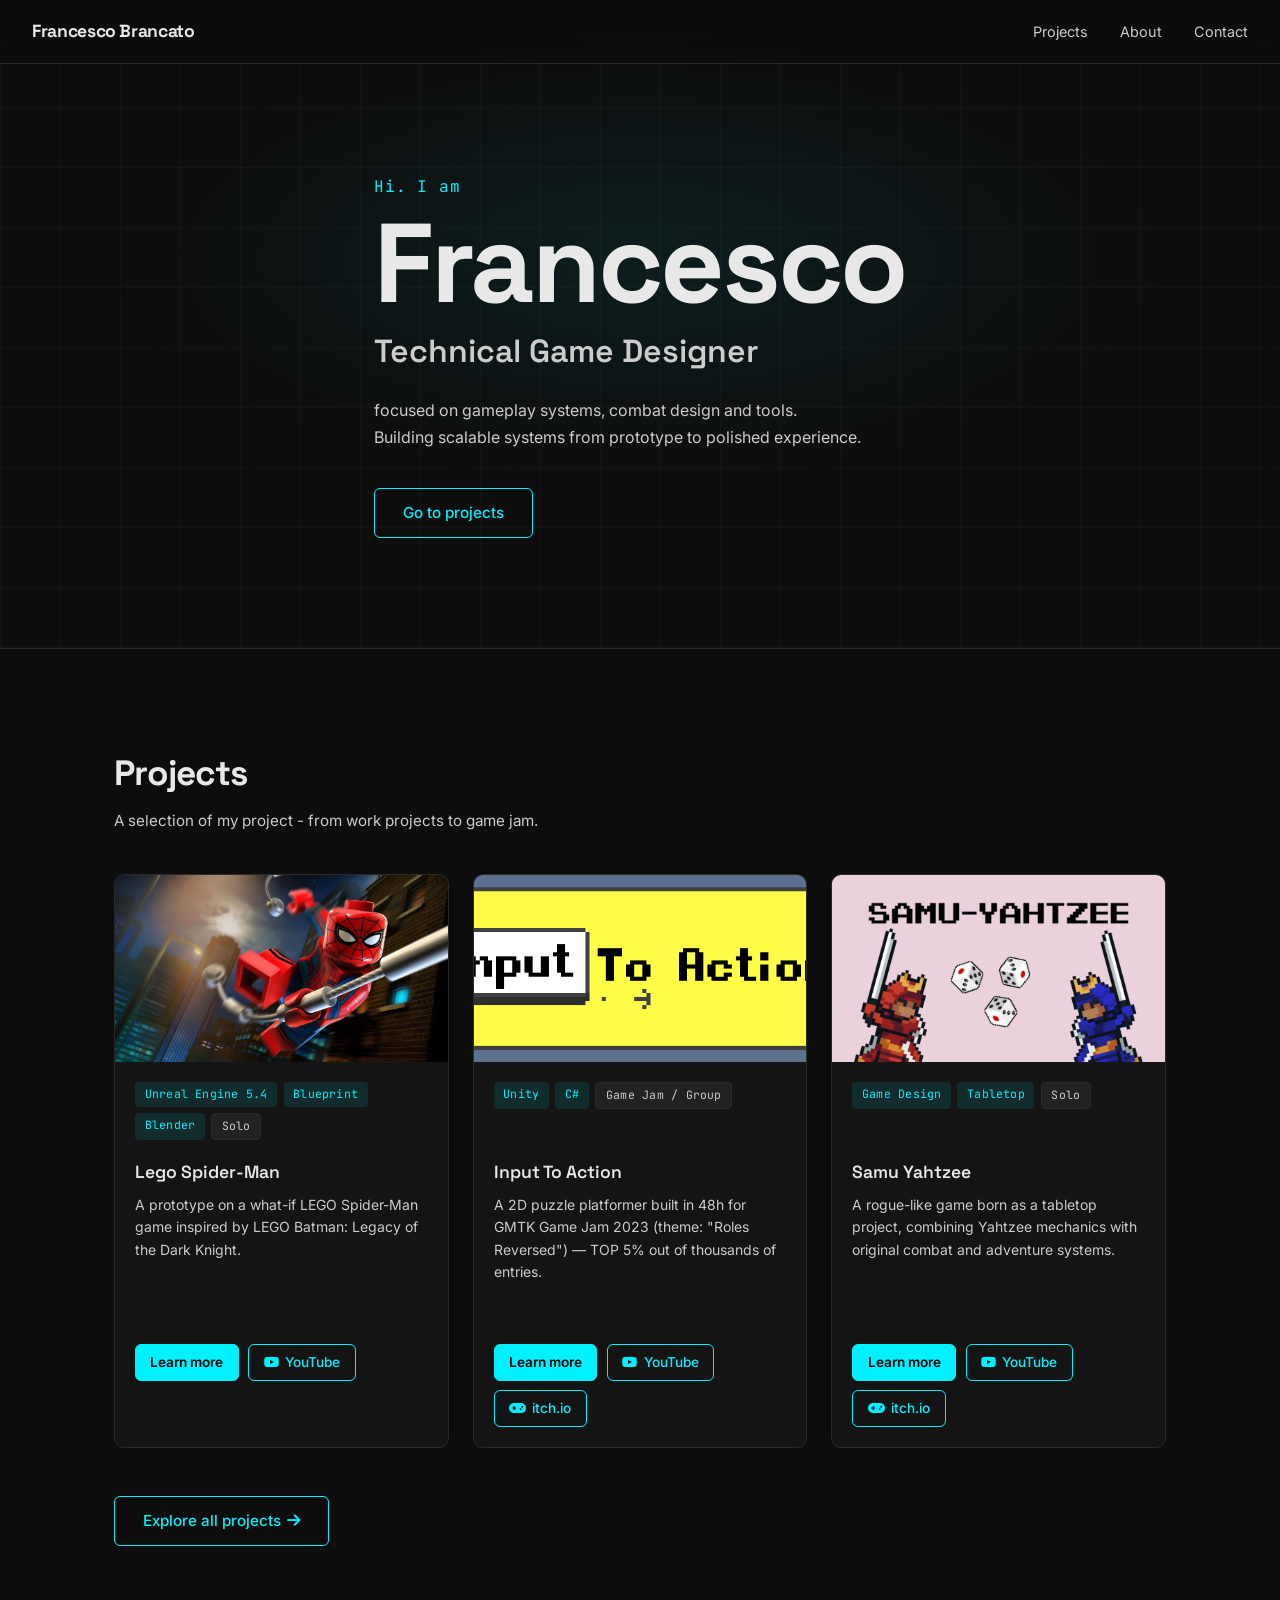
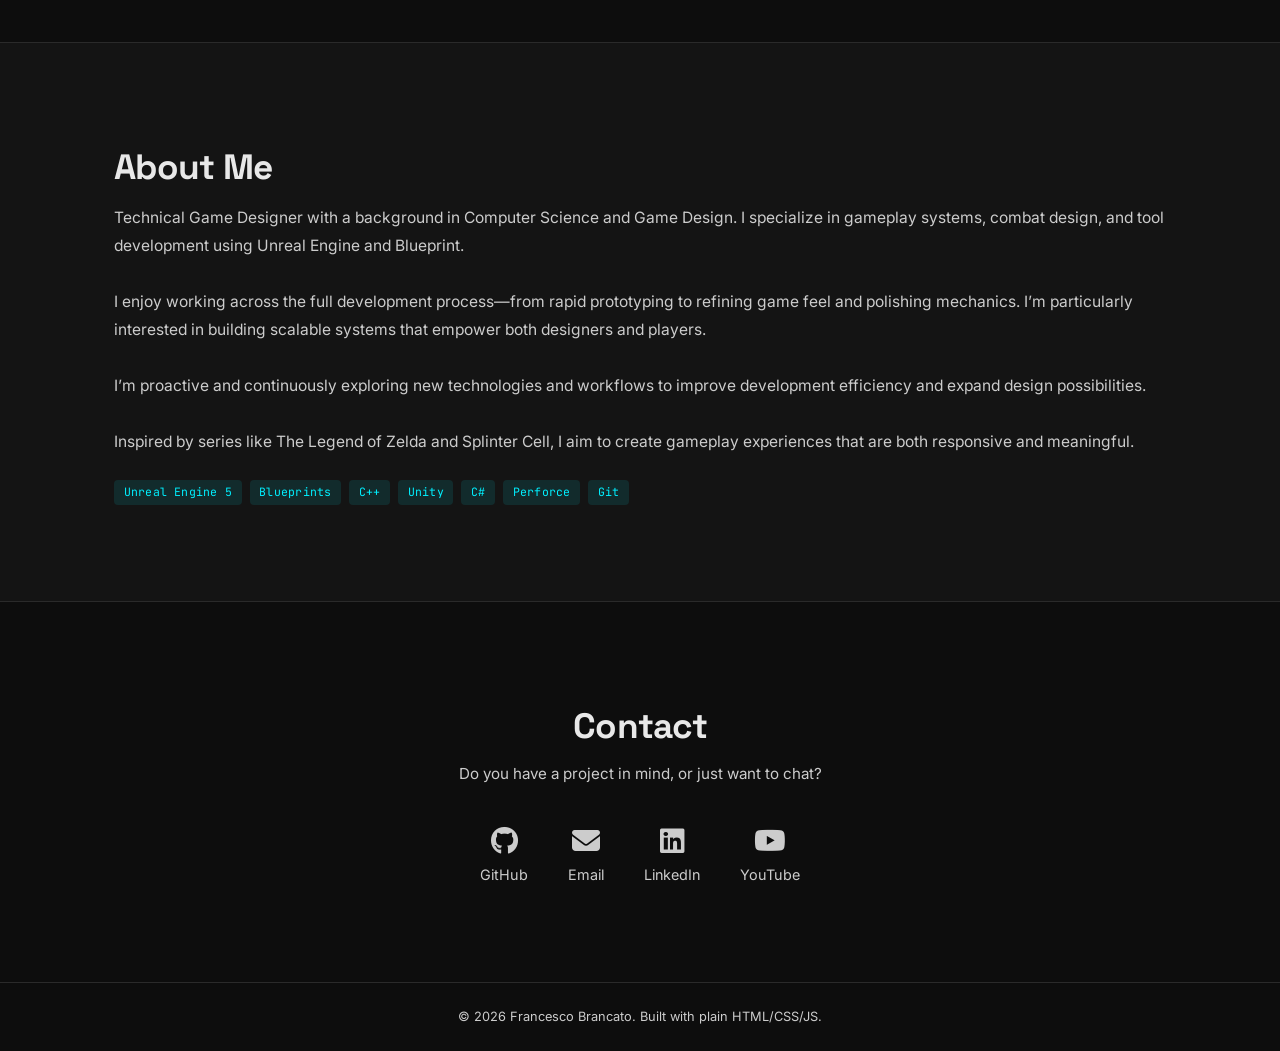
<file: index.html>
<!DOCTYPE html>
<html lang="en">
<head>
  <meta charset="UTF-8" />
  <meta name="viewport" content="width=device-width, initial-scale=1.0" />
  <meta name="description" content="Francesco's portfolio'" />
  <title>Francesco Brancato — Game Designer</title>

  <!-- Google Fonts -->
  <link rel="preconnect" href="https://fonts.googleapis.com" />
  <link rel="preconnect" href="https://fonts.gstatic.com" crossorigin />
  <link href="https://fonts.googleapis.com/css2?family=Space+Grotesk:wght@400;600;700&family=Inter:wght@400;500&family=JetBrains+Mono:wght@400;500&display=swap" rel="stylesheet" />

  <!-- Font Awesome -->
  <link rel="stylesheet" href="https://cdnjs.cloudflare.com/ajax/libs/font-awesome/6.5.0/css/all.min.css" integrity="sha512-Avb2QiuDEEvB4bZJYdft2mNjVShBftLdPG8FJ0V7irTLQ8Uo0qcPxh4Plq7G5tGm0rU+1SPhVotteLpBERwTkw==" crossorigin="anonymous" referrerpolicy="no-referrer" />

  <link rel="stylesheet" href="css/style.css" />
</head>
<body>

  <!-- NAV -->
  <header class="nav" id="nav">
    <div class="nav__container container container--wide">
      <a href="#hero" class="nav__logo">Francesco Brancato</a>
      <nav class="nav__links" id="nav-links" aria-label="Main navigation">
        <a href="projects/index.html" class="nav__link">Projects</a>
        <a href="#about" class="nav__link">About</a>
        <a href="#contact" class="nav__link">Contact</a>
      </nav>
      <button class="nav__hamburger" id="hamburger" aria-label="Menu" aria-expanded="false" aria-controls="nav-links">
        <span></span>
        <span></span>
        <span></span>
      </button>
    </div>
  </header>

  <main>

    <!-- HERO -->
    <section id="hero" class="hero">
      <div class="hero__bg" aria-hidden="true"></div>
      <div class="container hero__content">
        <p class="hero__eyebrow">Hi. I am</p>
        <h1 class="hero__name">Francesco</h1>
        <p class="hero__title">Technical Game Designer</p>
        <p class="hero__tagline">focused on gameplay systems, combat design and tools.<br>Building scalable systems from prototype to polished experience.</p>
        <a href="projects/index.html" class="btn btn--outline">Go to projects</a>
      </div>
    </section>

    <!-- PROJECTS -->
    <section id="projects" class="section projects-cta reveal">
      <div class="container">
        <h2 class="section__title">Projects</h2>
        <p class="section__sub">A selection of my project - from work projects to game jam.</p>

        <!-- Griglia in evidenza — popolata da js/projects.js (campo featured: true/false) -->
        <div class="featured__grid" id="featured-grid"></div>

        <div class="projects-cta__footer">
          <a href="projects/index.html" class="btn btn--outline">Explore all projects <i class="fas fa-arrow-right"></i></a>
        </div>
      </div>
    </section>

    <!-- ABOUT -->
    <section id="about" class="section about reveal">
      <div class="container about__inner">
        <div class="about__text">
          <h2 class="section__title">About Me</h2>
          <p class="about__bio">Technical Game Designer with a background in Computer Science and Game Design.
            I specialize in gameplay systems, combat design, and tool development using Unreal Engine and Blueprint.
            <br><br>
            I enjoy working across the full development process—from rapid prototyping to refining game feel and polishing mechanics. I’m particularly interested in building scalable systems that empower both designers and players.
            <br><br>
            I’m proactive and continuously exploring new technologies and workflows to improve development efficiency and expand design possibilities.
            <br><br>
            Inspired by series like The Legend of Zelda and Splinter Cell, I aim to create gameplay experiences that are both responsive and meaningful.</p>
          <div class="about__skills">
            <span class="tag">Unreal Engine 5</span>
            <span class="tag">Blueprints</span>
            <span class="tag">C++</span>
	    <span class="tag">Unity</span>
            <span class="tag">C#</span>
            <span class="tag">Perforce</span>
            <span class="tag">Git</span>
          </div>
        </div>
      </div>
    </section>

    <!-- CONTACT -->
    <section id="contact" class="section contact reveal">
      <div class="container contact__inner">
        <h2 class="section__title">Contact</h2>
        <p class="section__sub">Do you have a project in mind, or just want to chat?</p>
        <div class="contact__links">
          <a href="https://github.com/Francesco19-5" class="contact__link" target="_blank" rel="noopener noreferrer">
            <i class="fab fa-github"></i>
            <span>GitHub</span>
          </a>
          <a href="mailto:francesco.brancato.2001@gmail.com" class="contact__link">
            <i class="fas fa-envelope"></i>
            <span>Email</span>
          </a>
          <a href="https://www.linkedin.com/in/francesco-brancato-gd/" class="contact__link" target="_blank" rel="noopener noreferrer">
            <i class="fab fa-linkedin"></i>
            <span>LinkedIn</span>
          </a>
	  <a href="https://www.youtube.com/@FrancescoBrancato-GD" class="contact__link" target="_blank" rel="noopener noreferrer">
  <i class="fab fa-youtube"></i>
  <span>YouTube</span>
</a>
        </div>
      </div>
    </section>

  </main>

  <footer class="footer">
    <div class="container">
      <p>&copy; 2026 Francesco Brancato. Built with plain HTML/CSS/JS.</p>
    </div>
  </footer>

  <script src="js/projects.js"></script>
  <script src="js/main.js"></script>
</body>
</html>
</file>
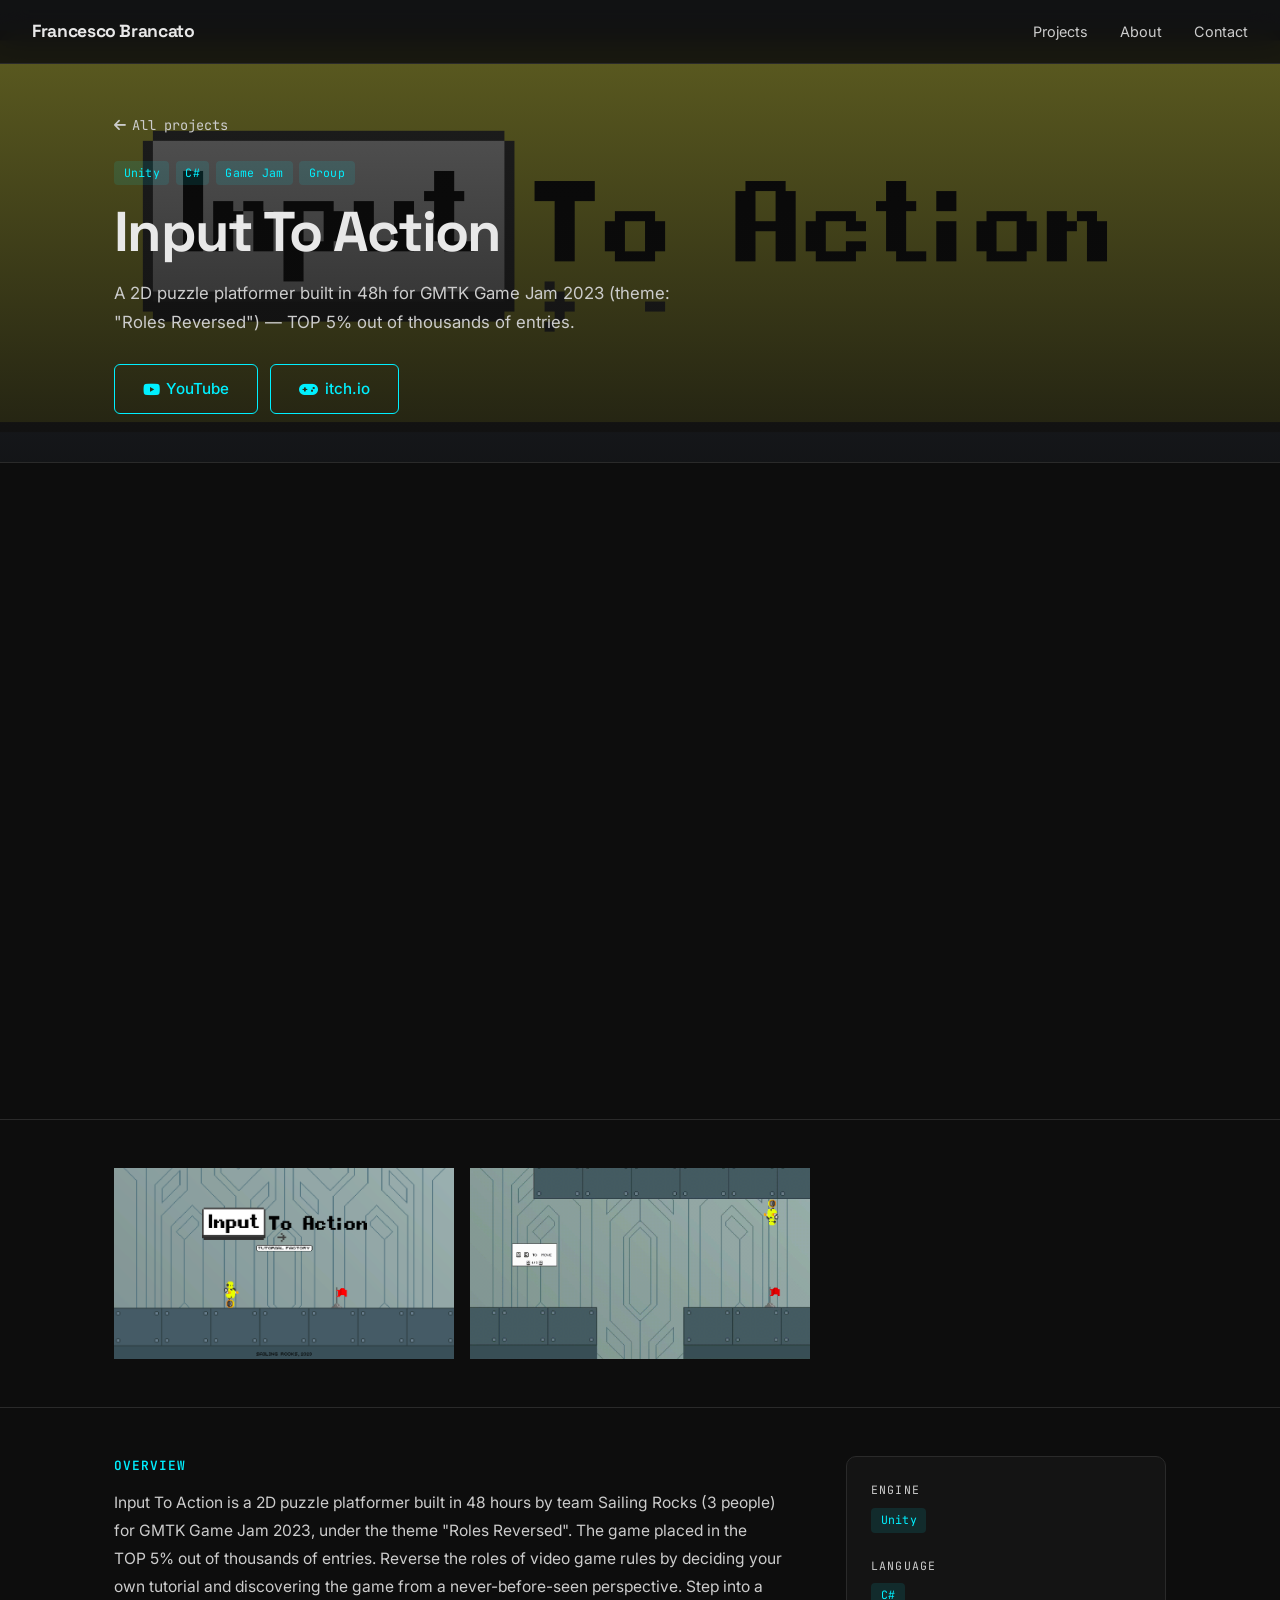
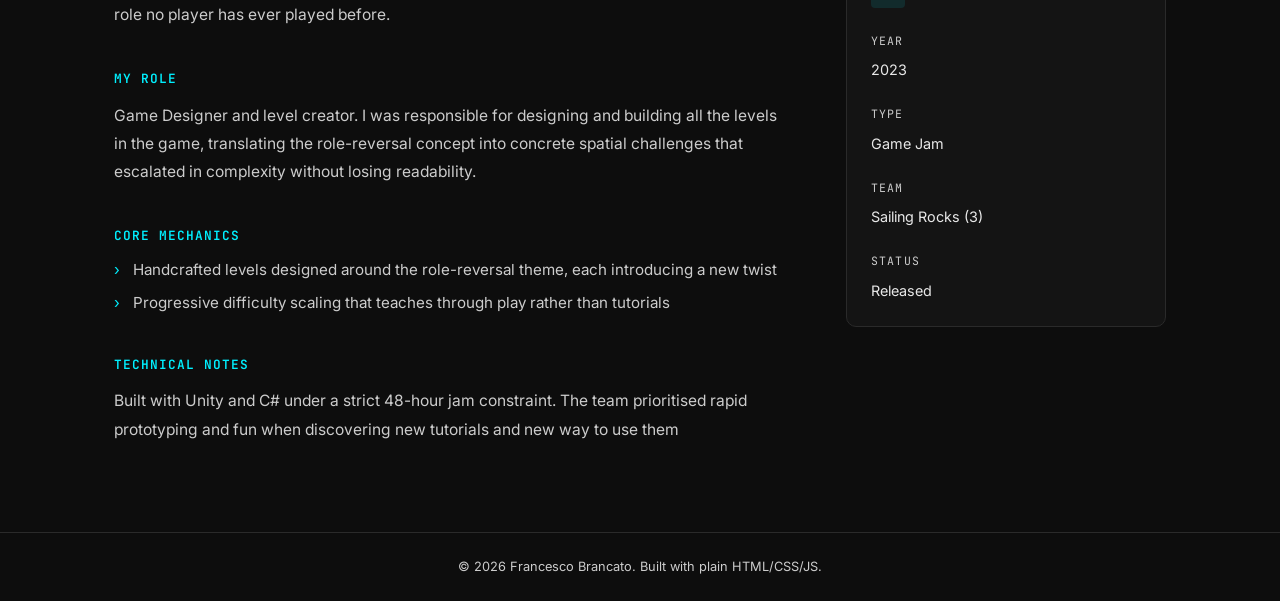
<file: projects/project-InputToAction.html>
<!DOCTYPE html>
<html lang="en">
<head>
  <meta charset="UTF-8" />
  <meta name="viewport" content="width=device-width, initial-scale=1.0" />
  <meta name="description" content="Input To Action — GMTK Game Jam 2023, TOP 5%" />
  <title>Input To Action — Francesco Brancato</title>
  <link rel="preconnect" href="https://fonts.googleapis.com" />
  <link rel="preconnect" href="https://fonts.gstatic.com" crossorigin />
  <link href="https://fonts.googleapis.com/css2?family=Space+Grotesk:wght@400;600;700&family=Inter:wght@400;500&family=JetBrains+Mono:wght@400;500&display=swap" rel="stylesheet" />
  <link rel="stylesheet" href="https://cdnjs.cloudflare.com/ajax/libs/font-awesome/6.5.0/css/all.min.css" integrity="sha512-Avb2QiuDEEvB4bZJYdft2mNjVShBftLdPG8FJ0V7irTLQ8Uo0qcPxh4Plq7G5tGm0rU+1SPhVotteLpBERwTkw==" crossorigin="anonymous" referrerpolicy="no-referrer" />
  <link rel="stylesheet" href="../css/style.css" />
</head>
<body>

  <header class="nav" id="nav">
    <div class="nav__container container container--wide">
      <a href="../index.html" class="nav__logo">Francesco Brancato</a>
      <nav class="nav__links" id="nav-links" aria-label="Main navigation">
        <a href="index.html" class="nav__link">Projects</a>
        <a href="../index.html#about" class="nav__link">About</a>
        <a href="../index.html#contact" class="nav__link">Contact</a>
      </nav>
      <button class="nav__hamburger" id="hamburger" aria-label="Menu" aria-expanded="false" aria-controls="nav-links">
        <span></span><span></span><span></span>
      </button>
    </div>
  </header>

  <main>

    <section class="project-hero project-hero--cover" style="background-image: url('../assets/images/projects/InputToAction-TitleCard.gif')">
      <div class="container">
        <a href="index.html" class="project-hero__back"><i class="fas fa-arrow-left"></i> All projects</a>
        <div class="project-hero__tags">
          <span class="tag">Unity</span>
          <span class="tag">C#</span>
          <span class="tag">Game Jam</span>
          <span class="tag">Group</span>
        </div>
        <h1 class="project-hero__title">Input To Action</h1>
        <p class="project-hero__tagline">A 2D puzzle platformer built in 48h for GMTK Game Jam 2023 (theme: "Roles Reversed") — TOP 5% out of thousands of entries.</p>
        <div class="project-hero__links">
          <a href="https://www.youtube.com/watch?v=-BEQ8MOWIVE" class="btn btn--outline" target="_blank" rel="noopener noreferrer"><i class="fab fa-youtube"></i> YouTube</a>
          <a href="https://sailing-rocks.itch.io/input-to-action" class="btn btn--outline" target="_blank" rel="noopener noreferrer"><i class="fas fa-gamepad"></i> itch.io</a>
        </div>
      </div>
    </section>

    <section class="project-video">
      <div class="container">
        <div class="video-wrapper">
          <iframe src="https://www.youtube.com/embed/-BEQ8MOWIVE?si=mSv0uebcnH-Soc-Z" title="Input To Action — gameplay video" allow="accelerometer; autoplay; clipboard-write; encrypted-media; gyroscope; picture-in-picture; web-share" referrerpolicy="strict-origin-when-cross-origin" allowfullscreen></iframe>
        </div>
      </div>
    </section>

    <section class="project-screenshots">
      <div class="container">
        <div class="project-screenshots__grid">
          <img src="../assets/images/projects/InputToAction-screenshot1.png" alt="Input To Action screenshot 1" style="width:100%;border-radius:var(--radius);aspect-ratio:16/9;object-fit:cover;" />
          <img src="../assets/images/projects/InputToAction-screenshot2.gif" alt="Input To Action level 3" style="width:100%;border-radius:var(--radius);aspect-ratio:16/9;object-fit:cover;" />
        </div>
      </div>
    </section>

    <section class="project-content">
      <div class="container">
        <div class="project-content__inner">

          <div class="project-main">
            <div class="project-section">
              <p class="project-section__title">Overview</p>
              <p class="project-section__text">
                  Input To Action is a 2D puzzle platformer built in 48 hours by team Sailing Rocks (3 people) for GMTK Game Jam 2023,
                  under the theme "Roles Reversed". The game placed in the TOP 5% out of thousands of entries.
                  Reverse the roles of video game rules by deciding your own tutorial and discovering the game from a never-before-seen perspective.
                  Step into a role no player has ever played before.
              </p>
            </div>

            <div class="project-section">
              <p class="project-section__title">My Role</p>
              <p class="project-section__text">
                Game Designer and level creator. I was responsible for designing and building all the levels in the game,
                translating the role-reversal concept into concrete spatial challenges that escalated in complexity without
                losing readability.
              </p>
            </div>

            <div class="project-section">
              <p class="project-section__title">Core Mechanics</p>
              <ul class="project-section__list">
                <li>Handcrafted levels designed around the role-reversal theme, each introducing a new twist</li>
                <li>Progressive difficulty scaling that teaches through play rather than tutorials</li>
              </ul>
            </div>

            <div class="project-section">
              <p class="project-section__title">Technical Notes</p>
              <p class="project-section__text">
                Built with Unity and C# under a strict 48-hour jam constraint. The team prioritised rapid prototyping
                and fun when discovering new tutorials and new way to use them
              </p>
            </div>
          </div>

          <aside class="project-sidebar">
            <div class="sidebar-group">
              <p class="sidebar-group__label">Engine</p>
              <div class="sidebar-group__tags"><span class="tag">Unity</span></div>
            </div>
            <div class="sidebar-group">
              <p class="sidebar-group__label">Language</p>
              <div class="sidebar-group__tags"><span class="tag">C#</span></div>
            </div>
            <div class="sidebar-group">
              <p class="sidebar-group__label">Year</p>
              <p class="sidebar-group__value">2023</p>
            </div>
            <div class="sidebar-group">
              <p class="sidebar-group__label">Type</p>
              <p class="sidebar-group__value">Game Jam</p>
            </div>
            <div class="sidebar-group">
              <p class="sidebar-group__label">Team</p>
              <p class="sidebar-group__value">Sailing Rocks (3)</p>
            </div>
            <div class="sidebar-group">
              <p class="sidebar-group__label">Status</p>
              <p class="sidebar-group__value">Released</p>
            </div>
          </aside>

        </div>
      </div>
    </section>

  </main>

  <footer class="footer">
    <div class="container">
      <p>&copy; 2026 Francesco Brancato. Built with plain HTML/CSS/JS.</p>
    </div>
  </footer>

  <script src="../js/main.js"></script>
</body>
</html>
</file>
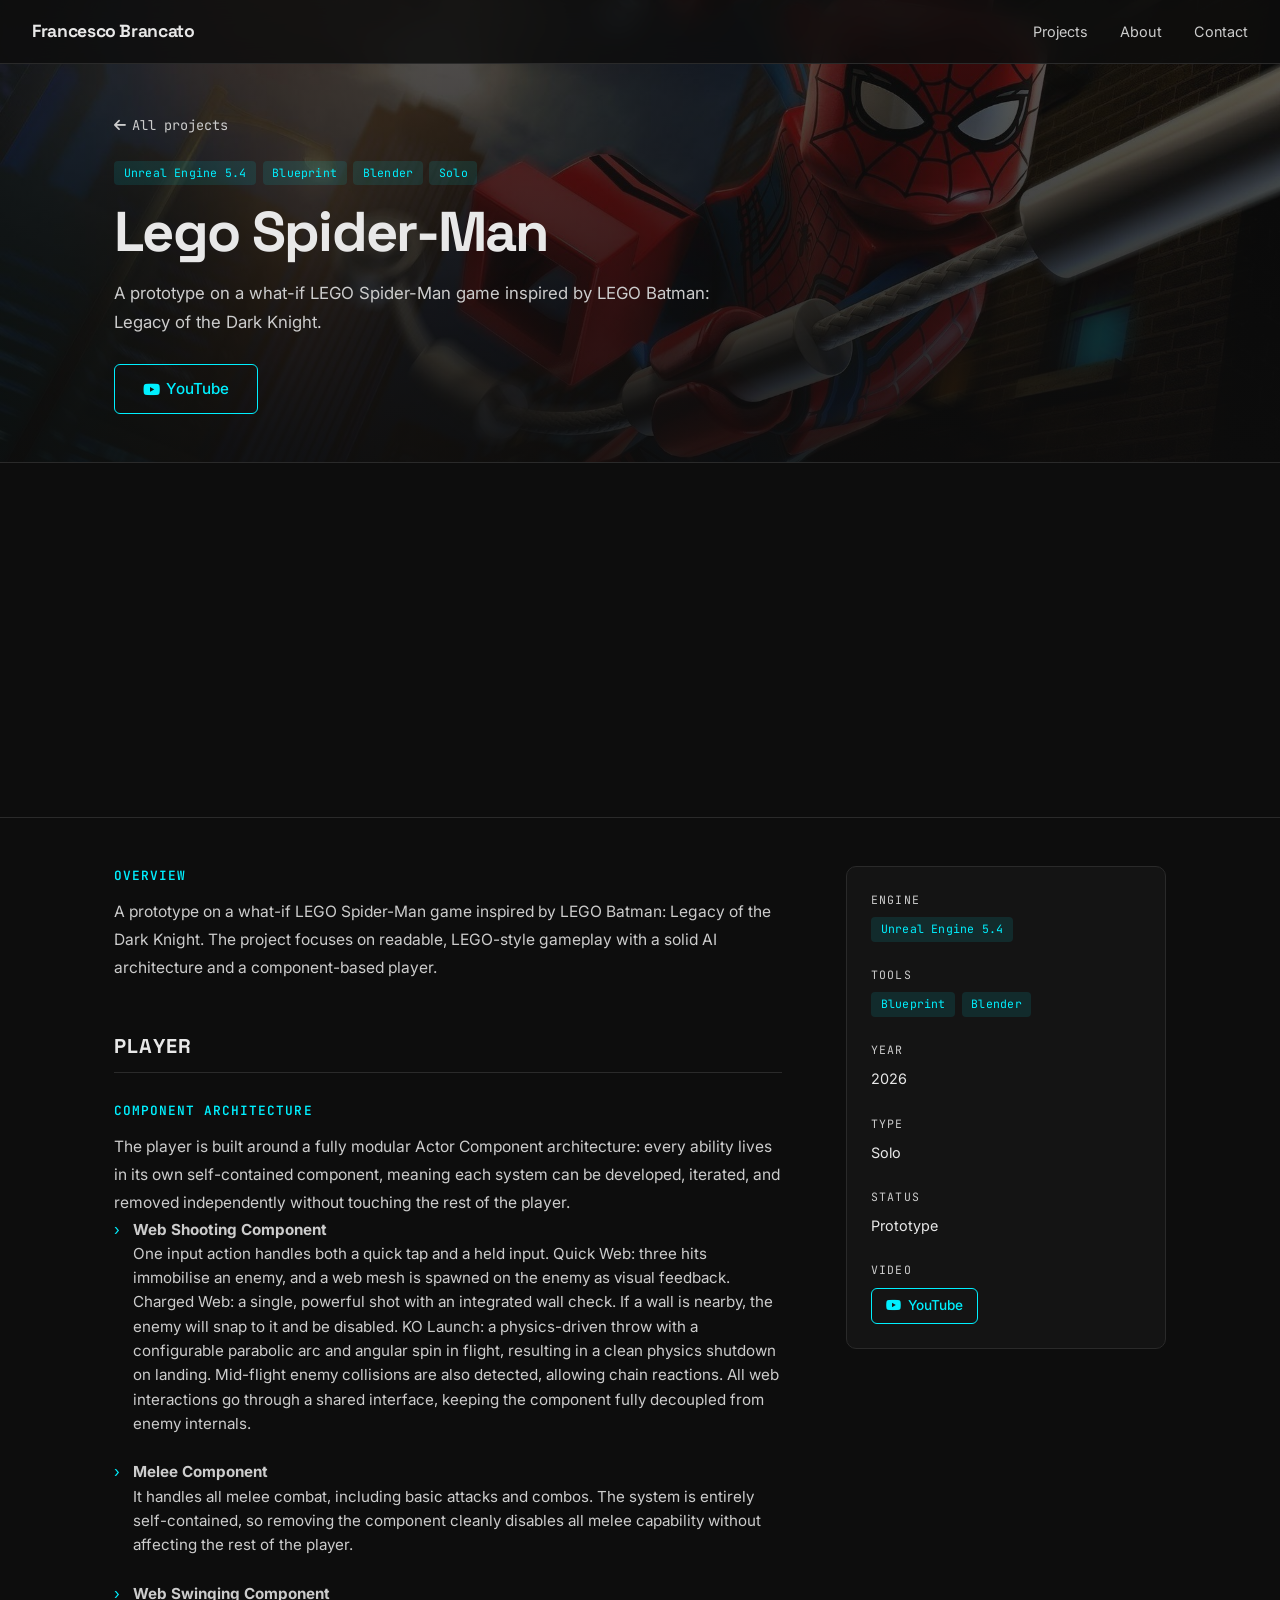
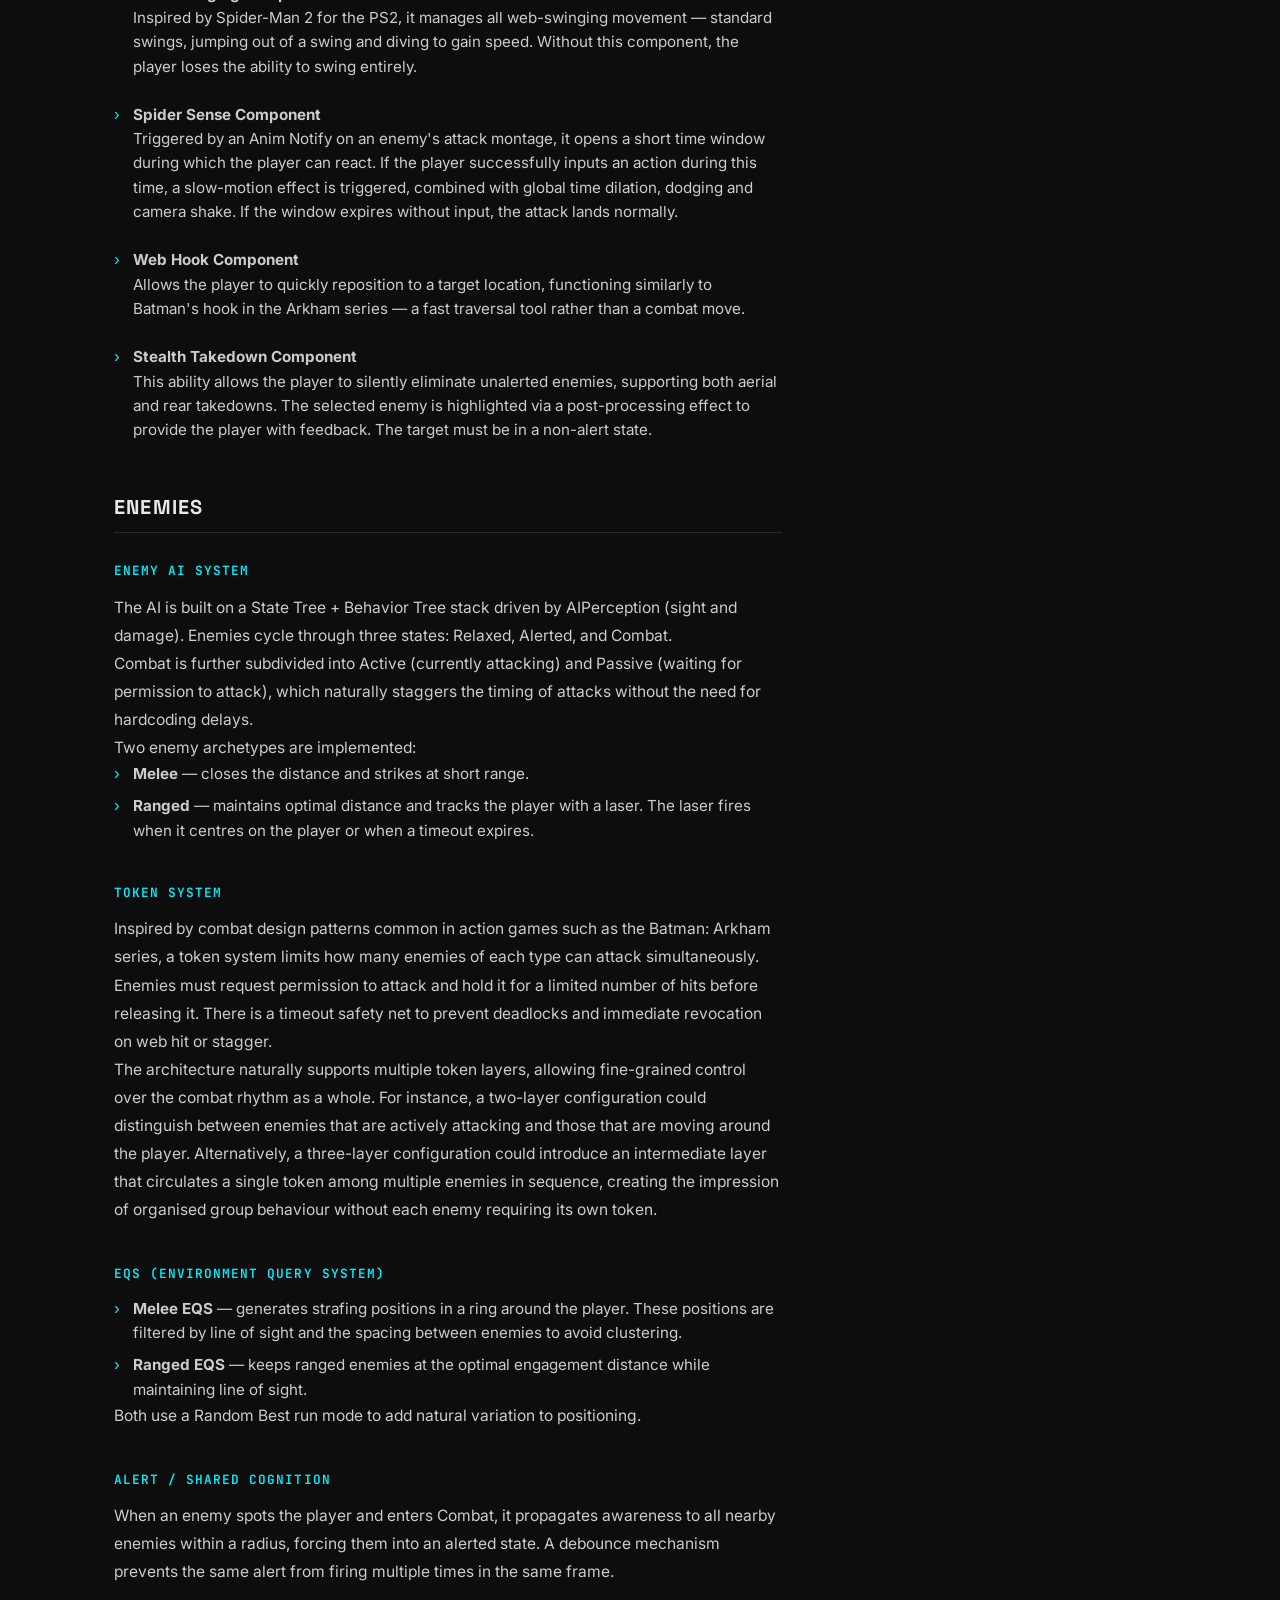
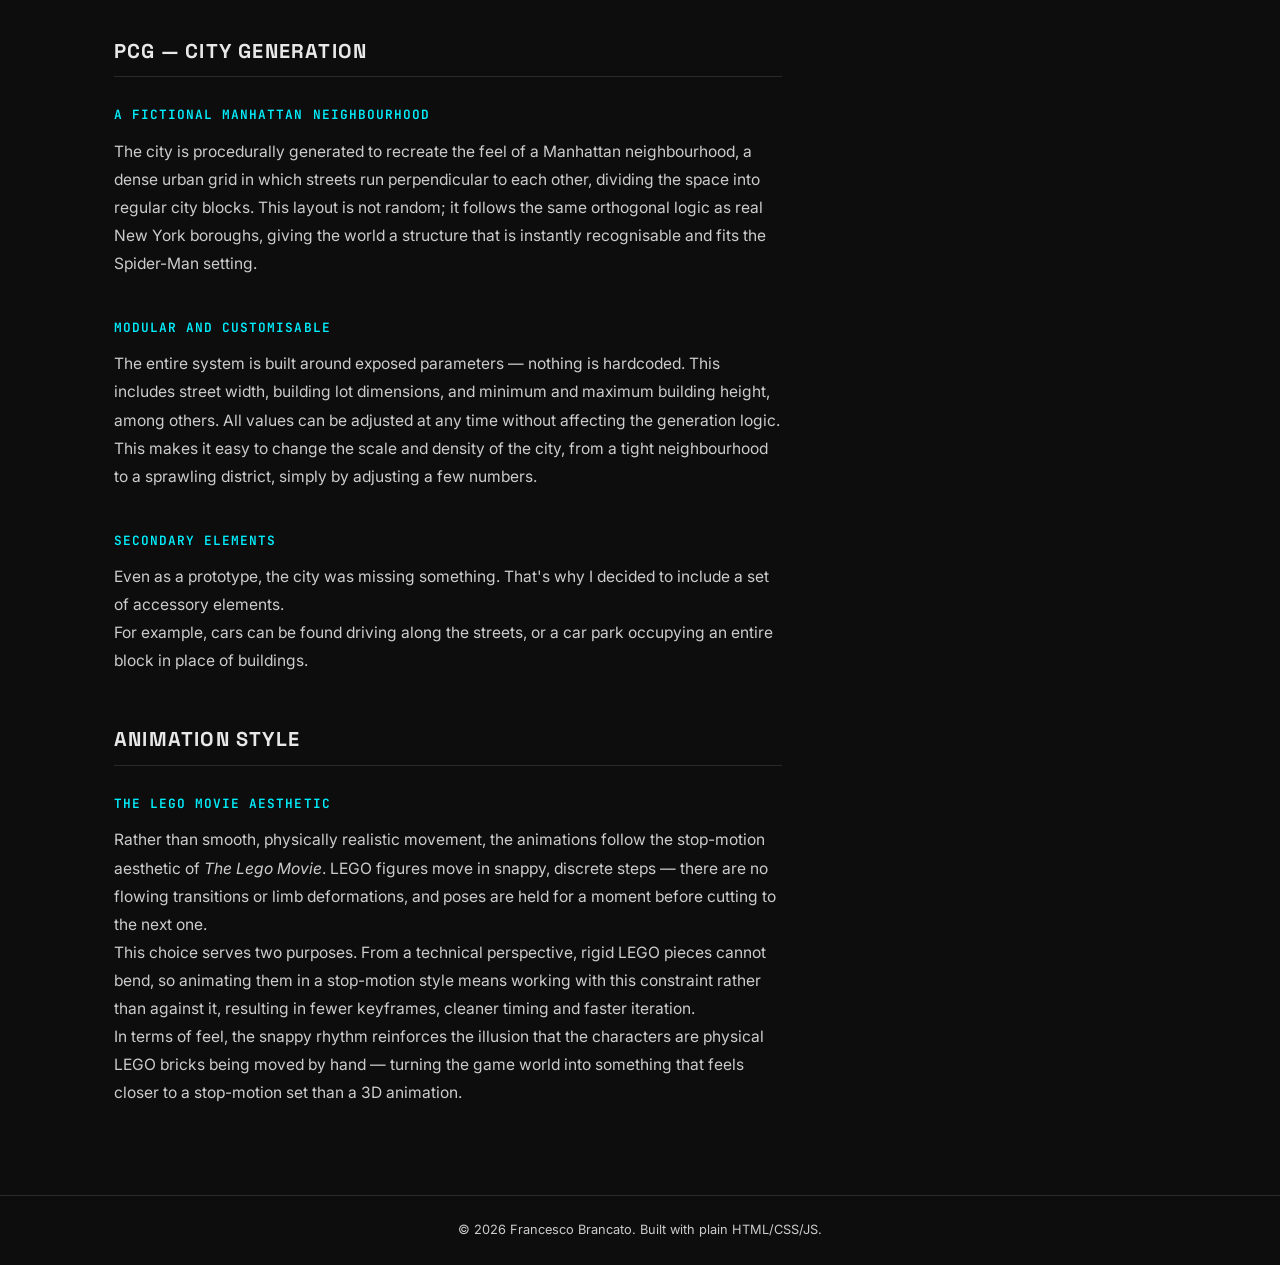
<file: projects/project-LegoSpiderman.html>
<!DOCTYPE html>
<html lang="en">
<head>
  <meta charset="UTF-8" />
  <meta name="viewport" content="width=device-width, initial-scale=1.0" />
  <meta name="description" content="Lego Spider-Man — AI &amp; Gameplay Prototype in Unreal Engine 5.4" />
  <title>Lego Spider-Man — Francesco Brancato</title>
  <link rel="preconnect" href="https://fonts.googleapis.com" />
  <link rel="preconnect" href="https://fonts.gstatic.com" crossorigin />
  <link href="https://fonts.googleapis.com/css2?family=Space+Grotesk:wght@400;600;700&family=Inter:wght@400;500&family=JetBrains+Mono:wght@400;500&display=swap" rel="stylesheet" />
  <link rel="stylesheet" href="https://cdnjs.cloudflare.com/ajax/libs/font-awesome/6.5.0/css/all.min.css" integrity="sha512-Avb2QiuDEEvB4bZJYdft2mNjVShBftLdPG8FJ0V7irTLQ8Uo0qcPxh4Plq7G5tGm0rU+1SPhVotteLpBERwTkw==" crossorigin="anonymous" referrerpolicy="no-referrer" />
  <link rel="stylesheet" href="../css/style.css" />
</head>
<body>

  <header class="nav" id="nav">
    <div class="nav__container container container--wide">
      <a href="../index.html" class="nav__logo">Francesco Brancato</a>
      <nav class="nav__links" id="nav-links" aria-label="Main navigation">
        <a href="index.html" class="nav__link">Projects</a>
        <a href="../index.html#about" class="nav__link">About</a>
        <a href="../index.html#contact" class="nav__link">Contact</a>
      </nav>
      <button class="nav__hamburger" id="hamburger" aria-label="Menu" aria-expanded="false" aria-controls="nav-links">
        <span></span><span></span><span></span>
      </button>
    </div>
  </header>

  <main>

    <section class="project-hero project-hero--cover" style="background-image: url('../assets/images/projects/LegoSpiderman-TitleCard.jpg')">
      <div class="container">
        <a href="index.html" class="project-hero__back"><i class="fas fa-arrow-left"></i> All projects</a>
        <div class="project-hero__tags">
          <span class="tag">Unreal Engine 5.4</span>
          <span class="tag">Blueprint</span>
          <span class="tag">Blender</span>
          <span class="tag">Solo</span>
        </div>
        <h1 class="project-hero__title">Lego Spider-Man</h1>
        <p class="project-hero__tagline">A prototype on a what-if LEGO Spider-Man game inspired by LEGO Batman: Legacy of the Dark Knight.</p>
        <div class="project-hero__links">
          <a href="https://youtu.be/zzhF1fxBAQU" class="btn btn--outline" target="_blank" rel="noopener noreferrer"><i class="fab fa-youtube"></i> YouTube</a>
        </div>
      </div>
    </section>

    <section class="project-video">
      <div class="container">
        <div class="video-grid video-grid--two">
          <div class="video-wrapper">
            <iframe src="https://www.youtube.com/embed/zzhF1fxBAQU" title="Lego Spider-Man — video 1" allow="accelerometer; autoplay; clipboard-write; encrypted-media; gyroscope; picture-in-picture; web-share" referrerpolicy="strict-origin-when-cross-origin" allowfullscreen></iframe>
          </div>
          <div class="video-wrapper">
            <iframe src="https://www.youtube.com/embed/FxsIKp_LQCI" title="Lego Spider-Man — video 2" allow="accelerometer; autoplay; clipboard-write; encrypted-media; gyroscope; picture-in-picture; web-share" referrerpolicy="strict-origin-when-cross-origin" allowfullscreen></iframe>
          </div>
        </div>
      </div>
    </section>

    <section class="project-content">
      <div class="container">
        <div class="project-content__inner">

          <div class="project-main">

            <div class="project-section">
              <p class="project-section__title">Overview</p>
              <p class="project-section__text">
                A prototype on a what-if LEGO Spider-Man game inspired by LEGO Batman: Legacy of the Dark Knight.
                The project focuses on readable, LEGO-style gameplay with a solid AI architecture and a component-based player.
              </p>
            </div>

            <h2 class="project-group-title">Player</h2>

            <div class="project-section">
              <p class="project-section__title">Component Architecture</p>
              <p class="project-section__text">
                The player is built around a fully modular Actor Component architecture: every ability lives in its own self-contained
                component, meaning each system can be developed, iterated, and removed independently without touching the rest of the player.
              </p>

              <ul class="project-section__list project-section__list--spaced">
                <li><strong>Web Shooting Component</strong><br>
                  One input action handles both a quick tap and a held input. Quick Web: three hits immobilise an enemy, and a web mesh
                  is spawned on the enemy as visual feedback. Charged Web: a single, powerful shot with an integrated wall check. If a
                  wall is nearby, the enemy will snap to it and be disabled. KO Launch: a physics-driven throw with a configurable
                  parabolic arc and angular spin in flight, resulting in a clean physics shutdown on landing. Mid-flight enemy collisions
                  are also detected, allowing chain reactions. All web interactions go through a shared interface, keeping the component
                  fully decoupled from enemy internals.
                </li>
                <li><strong>Melee Component</strong><br>
                  It handles all melee combat, including basic attacks and combos. The system is entirely self-contained, so removing
                  the component cleanly disables all melee capability without affecting the rest of the player.
                </li>
                <li><strong>Web Swinging Component</strong><br>
                  Inspired by Spider-Man 2 for the PS2, it manages all web-swinging movement — standard swings, jumping out of a
                  swing and diving to gain speed. Without this component, the player loses the ability to swing entirely.
                </li>
                <li><strong>Spider Sense Component</strong><br>
                  Triggered by an Anim Notify on an enemy's attack montage, it opens a short time window during which the player
                  can react. If the player successfully inputs an action during this time, a slow-motion effect is triggered, combined
                  with global time dilation, dodging and camera shake. If the window expires without input, the attack lands normally.
                </li>
                <li><strong>Web Hook Component</strong><br>
                  Allows the player to quickly reposition to a target location, functioning similarly to Batman's hook in the Arkham
                  series — a fast traversal tool rather than a combat move.
                </li>
                <li><strong>Stealth Takedown Component</strong><br>
                  This ability allows the player to silently eliminate unalerted enemies, supporting both aerial and rear takedowns.
                  The selected enemy is highlighted via a post-processing effect to provide the player with feedback.
                  The target must be in a non-alert state.
                </li>
              </ul>
            </div>

            <h2 class="project-group-title">Enemies</h2>

            <div class="project-section">
              <p class="project-section__title">Enemy AI System</p>
              <p class="project-section__text">
                The AI is built on a State Tree + Behavior Tree stack driven by AIPerception (sight and damage).
                Enemies cycle through three states: Relaxed, Alerted, and Combat.
              </p>
              <p class="project-section__text">
                Combat is further subdivided into Active (currently attacking) and Passive (waiting for permission to attack),
                which naturally staggers the timing of attacks without the need for hardcoding delays.
              </p>
              <p class="project-section__text">Two enemy archetypes are implemented:</p>
              <ul class="project-section__list">
                <li><strong>Melee</strong> — closes the distance and strikes at short range.</li>
                <li><strong>Ranged</strong> — maintains optimal distance and tracks the player with a laser. The laser fires when it centres on the player or when a timeout expires.</li>
              </ul>
            </div>

            <div class="project-section">
              <p class="project-section__title">Token System</p>
              <p class="project-section__text">
                Inspired by combat design patterns common in action games such as the Batman: Arkham series, a token system limits
                how many enemies of each type can attack simultaneously. Enemies must request permission to attack and hold it for
                a limited number of hits before releasing it. There is a timeout safety net to prevent deadlocks and immediate
                revocation on web hit or stagger.
              </p>
              <p class="project-section__text">
                The architecture naturally supports multiple token layers, allowing fine-grained control over the combat rhythm as
                a whole. For instance, a two-layer configuration could distinguish between enemies that are actively attacking and
                those that are moving around the player. Alternatively, a three-layer configuration could introduce an intermediate
                layer that circulates a single token among multiple enemies in sequence, creating the impression of organised group
                behaviour without each enemy requiring its own token.
              </p>
            </div>

            <div class="project-section">
              <p class="project-section__title">EQS (Environment Query System)</p>
              <ul class="project-section__list">
                <li><strong>Melee EQS</strong> — generates strafing positions in a ring around the player. These positions are filtered by line of sight and the spacing between enemies to avoid clustering.</li>
                <li><strong>Ranged EQS</strong> — keeps ranged enemies at the optimal engagement distance while maintaining line of sight.</li>
              </ul>
              <p class="project-section__text">Both use a Random Best run mode to add natural variation to positioning.</p>
            </div>

            <div class="project-section">
              <p class="project-section__title">Alert / Shared Cognition</p>
              <p class="project-section__text">
                When an enemy spots the player and enters Combat, it propagates awareness to all nearby enemies within a radius,
                forcing them into an alerted state. A debounce mechanism prevents the same alert from firing multiple times in the same frame.
              </p>
            </div>

            <h2 class="project-group-title">PCG — City Generation</h2>

            <div class="project-section">
              <p class="project-section__title">A fictional Manhattan neighbourhood</p>
              <p class="project-section__text">
                The city is procedurally generated to recreate the feel of a Manhattan neighbourhood, a dense urban grid in which
                streets run perpendicular to each other, dividing the space into regular city blocks. This layout is not random;
                it follows the same orthogonal logic as real New York boroughs, giving the world a structure that is instantly
                recognisable and fits the Spider-Man setting.
              </p>
            </div>

            <div class="project-section">
              <p class="project-section__title">Modular and customisable</p>
              <p class="project-section__text">
                The entire system is built around exposed parameters — nothing is hardcoded. This includes street width, building
                lot dimensions, and minimum and maximum building height, among others. All values can be adjusted at any time without
                affecting the generation logic. This makes it easy to change the scale and density of the city, from a tight
                neighbourhood to a sprawling district, simply by adjusting a few numbers.
              </p>
            </div>

            <div class="project-section">
              <p class="project-section__title">Secondary elements</p>
              <p class="project-section__text">
                Even as a prototype, the city was missing something. That's why I decided to include a set of accessory elements.
              </p>
              <p class="project-section__text">
                For example, cars can be found driving along the streets, or a car park occupying an entire block in place of buildings.
              </p>
            </div>

            <h2 class="project-group-title">Animation Style</h2>

            <div class="project-section">
              <p class="project-section__title">The Lego Movie aesthetic</p>
              <p class="project-section__text">
                Rather than smooth, physically realistic movement, the animations follow the stop-motion aesthetic of <em>The Lego Movie</em>.
                LEGO figures move in snappy, discrete steps — there are no flowing transitions or limb deformations, and poses are held
                for a moment before cutting to the next one.
              </p>
              <p class="project-section__text">
                This choice serves two purposes. From a technical perspective, rigid LEGO pieces cannot bend, so animating them in a
                stop-motion style means working with this constraint rather than against it, resulting in fewer keyframes, cleaner
                timing and faster iteration.
              </p>
              <p class="project-section__text">
                In terms of feel, the snappy rhythm reinforces the illusion that the characters are physical LEGO bricks being moved by hand — turning the game world into something that feels closer to a stop-motion set than a 3D animation.
              </p>
            </div>

          </div>

          <aside class="project-sidebar">
            <div class="sidebar-group">
              <p class="sidebar-group__label">Engine</p>
              <div class="sidebar-group__tags"><span class="tag">Unreal Engine 5.4</span></div>
            </div>
            <div class="sidebar-group">
              <p class="sidebar-group__label">Tools</p>
              <div class="sidebar-group__tags">
                <span class="tag">Blueprint</span>
                <span class="tag">Blender</span>
              </div>
            </div>
            <div class="sidebar-group">
              <p class="sidebar-group__label">Year</p>
              <p class="sidebar-group__value">2026</p>
            </div>
            <div class="sidebar-group">
              <p class="sidebar-group__label">Type</p>
              <p class="sidebar-group__value">Solo</p>
            </div>
            <div class="sidebar-group">
              <p class="sidebar-group__label">Status</p>
              <p class="sidebar-group__value">Prototype</p>
            </div>
            <div class="sidebar-group">
              <p class="sidebar-group__label">Video</p>
              <div class="sidebar-group__tags">
                <a href="https://youtu.be/zzhF1fxBAQU" class="btn btn--outline btn--sm" target="_blank" rel="noopener noreferrer"><i class="fab fa-youtube"></i> YouTube</a>
              </div>
            </div>
          </aside>

        </div>
      </div>
    </section>

  </main>

  <footer class="footer">
    <div class="container">
      <p>&copy; 2026 Francesco Brancato. Built with plain HTML/CSS/JS.</p>
    </div>
  </footer>

  <script src="../js/main.js"></script>
</body>
</html>
</file>
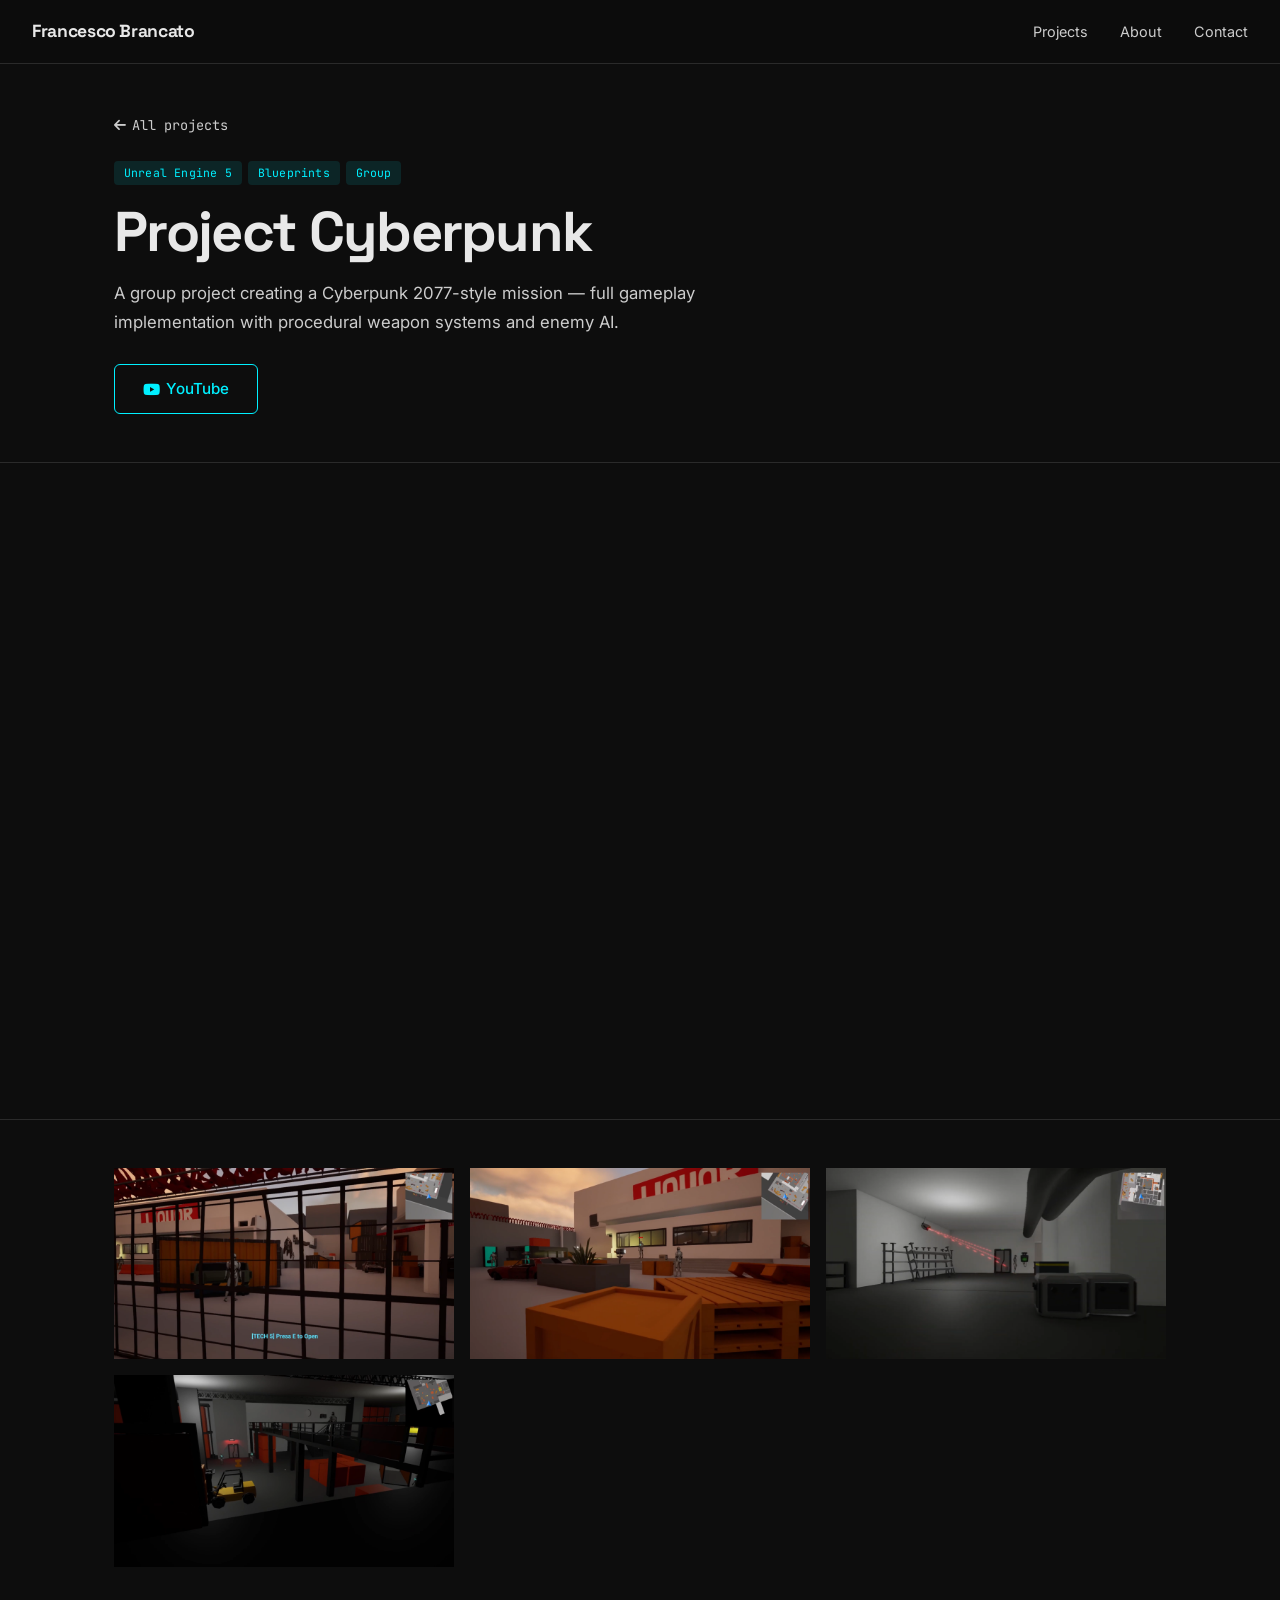
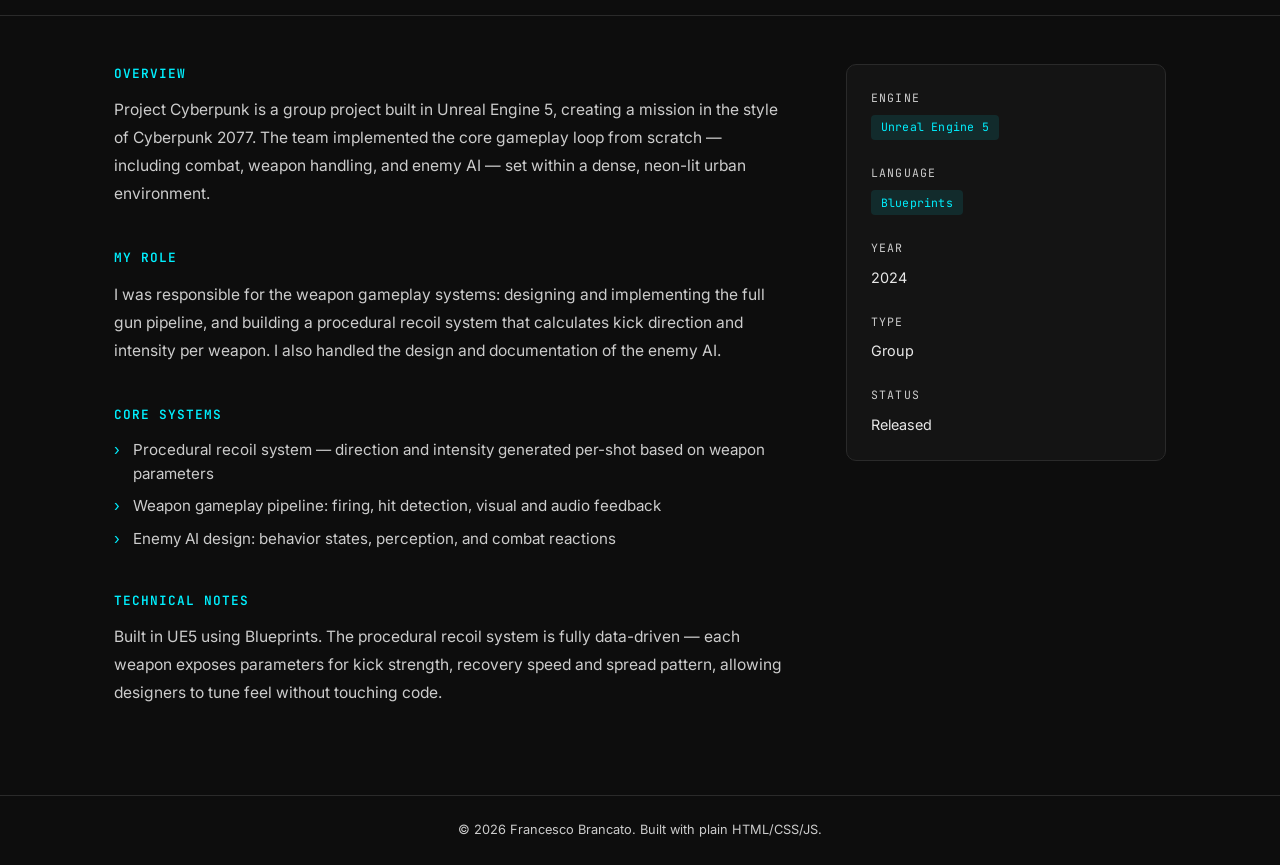
<file: projects/project-ProjectCyberpunk.html>
<!DOCTYPE html>
<html lang="en">
<head>
  <meta charset="UTF-8" />
  <meta name="viewport" content="width=device-width, initial-scale=1.0" />
  <meta name="description" content="Project Cyberpunk — Unreal Engine 5 group project" />
  <title>Project Cyberpunk — Francesco Brancato</title>
  <link rel="preconnect" href="https://fonts.googleapis.com" />
  <link rel="preconnect" href="https://fonts.gstatic.com" crossorigin />
  <link href="https://fonts.googleapis.com/css2?family=Space+Grotesk:wght@400;600;700&family=Inter:wght@400;500&family=JetBrains+Mono:wght@400;500&display=swap" rel="stylesheet" />
  <link rel="stylesheet" href="https://cdnjs.cloudflare.com/ajax/libs/font-awesome/6.5.0/css/all.min.css" integrity="sha512-Avb2QiuDEEvB4bZJYdft2mNjVShBftLdPG8FJ0V7irTLQ8Uo0qcPxh4Plq7G5tGm0rU+1SPhVotteLpBERwTkw==" crossorigin="anonymous" referrerpolicy="no-referrer" />
  <link rel="stylesheet" href="../css/style.css" />
</head>
<body>

  <header class="nav" id="nav">
    <div class="nav__container container container--wide">
      <a href="../index.html" class="nav__logo">Francesco Brancato</a>
      <nav class="nav__links" id="nav-links" aria-label="Main navigation">
        <a href="index.html" class="nav__link">Projects</a>
        <a href="../index.html#about" class="nav__link">About</a>
        <a href="../index.html#contact" class="nav__link">Contact</a>
      </nav>
      <button class="nav__hamburger" id="hamburger" aria-label="Menu" aria-expanded="false" aria-controls="nav-links">
        <span></span><span></span><span></span>
      </button>
    </div>
  </header>

  <main>

    <section class="project-hero">
      <div class="container">
        <a href="index.html" class="project-hero__back"><i class="fas fa-arrow-left"></i> All projects</a>
        <div class="project-hero__tags">
          <span class="tag">Unreal Engine 5</span>
          <span class="tag">Blueprints</span>
          <span class="tag">Group</span>
        </div>
        <h1 class="project-hero__title">Project Cyberpunk</h1>
        <p class="project-hero__tagline">A group project creating a Cyberpunk 2077-style mission — full gameplay implementation with procedural weapon systems and enemy AI.</p>
        <div class="project-hero__links">
          <a href="https://www.youtube.com/watch?v=HXKatIUcO7Y" class="btn btn--outline" target="_blank" rel="noopener noreferrer"><i class="fab fa-youtube"></i> YouTube</a>
        </div>
      </div>
    </section>

    <section class="project-video">
      <div class="container">
        <div class="video-wrapper">
          <iframe src="https://www.youtube.com/embed/HXKatIUcO7Y?si=GAgMlyENnhQoZSZd" title="Project Cyberpunk — video" allow="accelerometer; autoplay; clipboard-write; encrypted-media; gyroscope; picture-in-picture; web-share" referrerpolicy="strict-origin-when-cross-origin" allowfullscreen></iframe>
        </div>
      </div>
    </section>

    <section class="project-screenshots">
      <div class="container">
        <div class="project-screenshots__grid">
          <img src="../assets/images/projects/ProjectCyberpunk-screenshot1.png" alt="Project Cyberpunk screenshot 1" style="width:100%;border-radius:var(--radius);aspect-ratio:16/9;object-fit:cover;" />
          <img src="../assets/images/projects/ProjectCyberpunk-screenshot2.png" alt="Project Cyberpunk screenshot 2" style="width:100%;border-radius:var(--radius);aspect-ratio:16/9;object-fit:cover;" />
          <img src="../assets/images/projects/ProjectCyberpunk-screenshot3.png" alt="Project Cyberpunk screenshot 3" style="width:100%;border-radius:var(--radius);aspect-ratio:16/9;object-fit:cover;" />
          <img src="../assets/images/projects/ProjectCyberpunk-screenshot4.png" alt="Project Cyberpunk screenshot 4" style="width:100%;border-radius:var(--radius);aspect-ratio:16/9;object-fit:cover;" />
        </div>
      </div>
    </section>

    <section class="project-content">
      <div class="container">
        <div class="project-content__inner">

          <div class="project-main">
            <div class="project-section">
              <p class="project-section__title">Overview</p>
              <p class="project-section__text">
                Project Cyberpunk is a group project built in Unreal Engine 5, creating a mission in the style of Cyberpunk 2077.
                The team implemented the core gameplay loop from scratch — including combat, weapon handling, and enemy AI —
                set within a dense, neon-lit urban environment.
              </p>
            </div>

            <div class="project-section">
              <p class="project-section__title">My Role</p>
              <p class="project-section__text">
                I was responsible for the weapon gameplay systems: designing and implementing the full gun pipeline, and building
                a procedural recoil system that calculates kick direction and intensity per weapon. I also handled the design and
                documentation of the enemy AI.
              </p>
            </div>

            <div class="project-section">
              <p class="project-section__title">Core Systems</p>
              <ul class="project-section__list">
                <li>Procedural recoil system — direction and intensity generated per-shot based on weapon parameters</li>
                <li>Weapon gameplay pipeline: firing, hit detection, visual and audio feedback</li>
                <li>Enemy AI design: behavior states, perception, and combat reactions</li>
              </ul>
            </div>

            <div class="project-section">
              <p class="project-section__title">Technical Notes</p>
              <p class="project-section__text">
                Built in UE5 using Blueprints. The procedural recoil system is fully data-driven — each weapon exposes parameters
                for kick strength, recovery speed and spread pattern, allowing designers to tune feel without touching code.
              </p>
            </div>
          </div>

          <aside class="project-sidebar">
            <div class="sidebar-group">
              <p class="sidebar-group__label">Engine</p>
              <div class="sidebar-group__tags"><span class="tag">Unreal Engine 5</span></div>
            </div>
            <div class="sidebar-group">
              <p class="sidebar-group__label">Language</p>
              <div class="sidebar-group__tags"><span class="tag">Blueprints</span></div>
            </div>
            <div class="sidebar-group">
              <p class="sidebar-group__label">Year</p>
              <p class="sidebar-group__value">2024</p>
            </div>
            <div class="sidebar-group">
              <p class="sidebar-group__label">Type</p>
              <p class="sidebar-group__value">Group</p>
            </div>
            <div class="sidebar-group">
              <p class="sidebar-group__label">Status</p>
              <p class="sidebar-group__value">Released</p>
            </div>
          </aside>

        </div>
      </div>
    </section>

  </main>

  <footer class="footer">
    <div class="container">
      <p>&copy; 2026 Francesco Brancato. Built with plain HTML/CSS/JS.</p>
    </div>
  </footer>

  <script src="../js/main.js"></script>
</body>
</html>
</file>
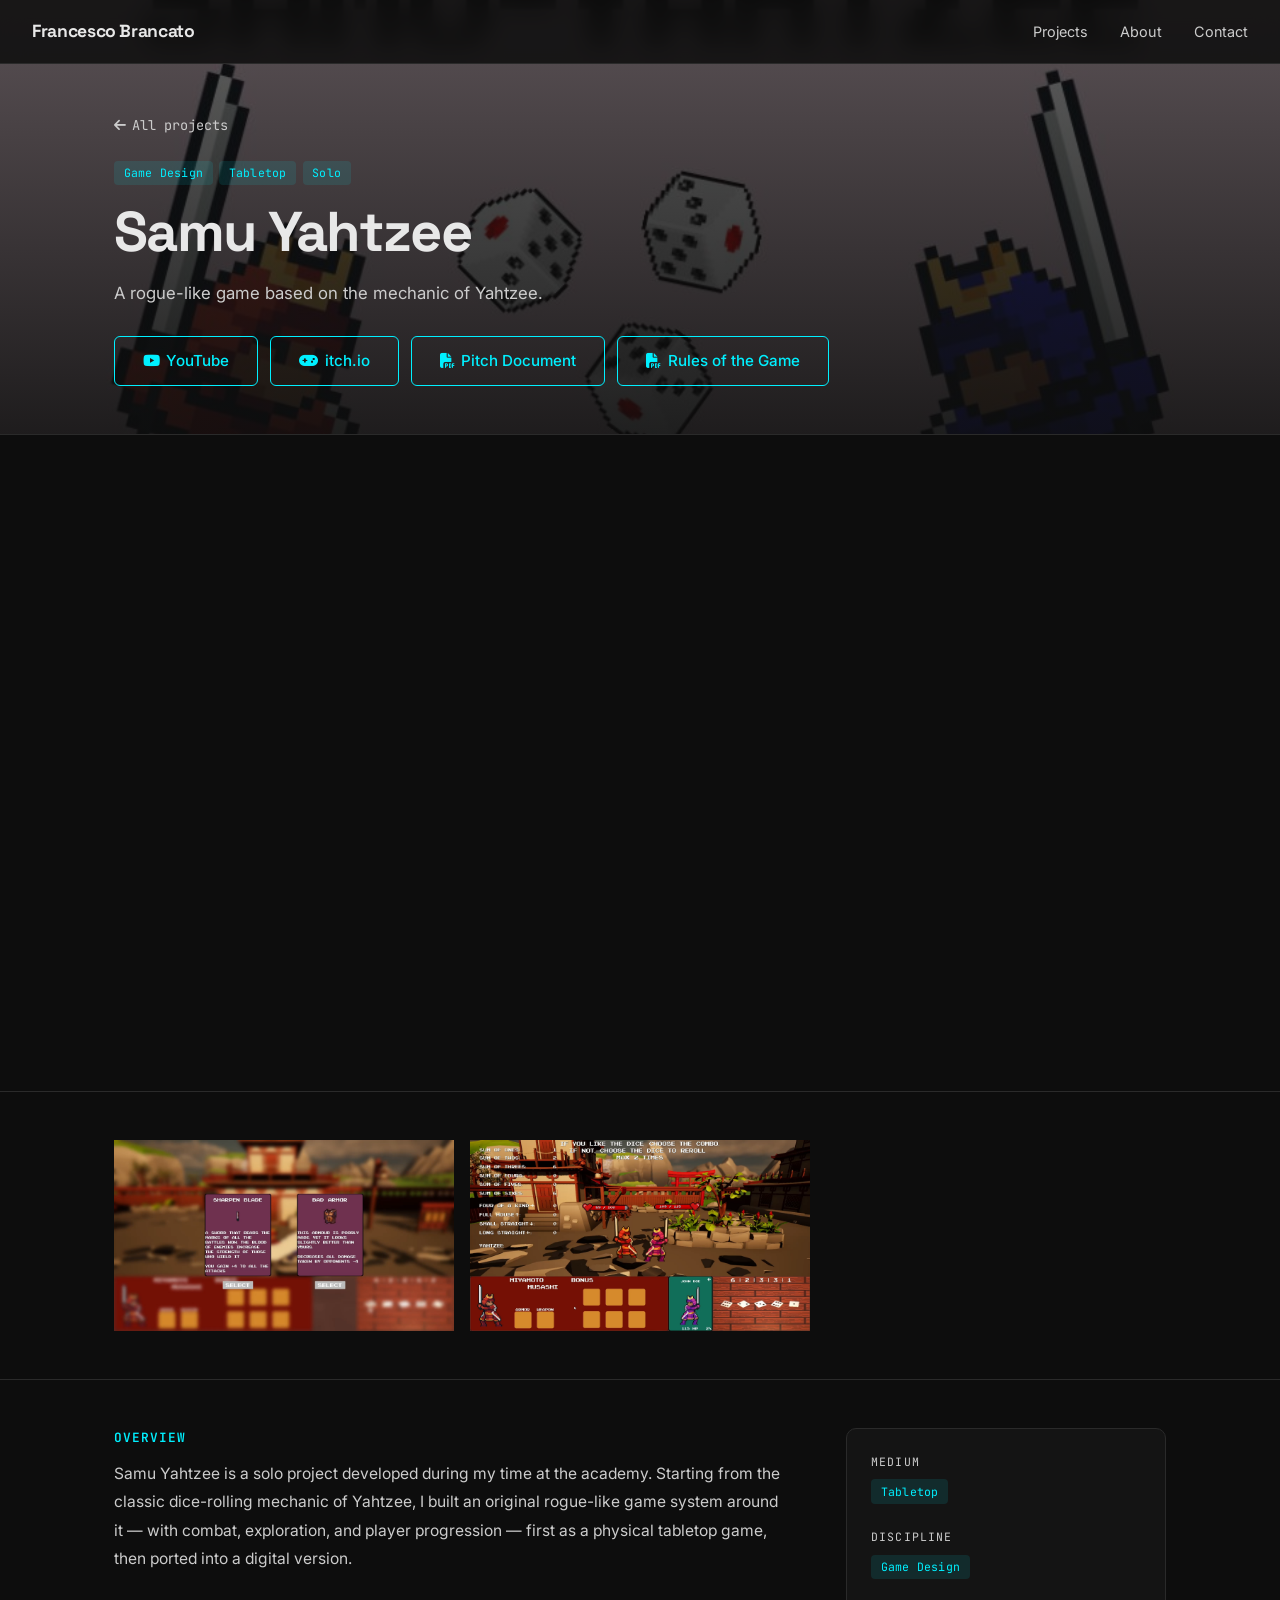
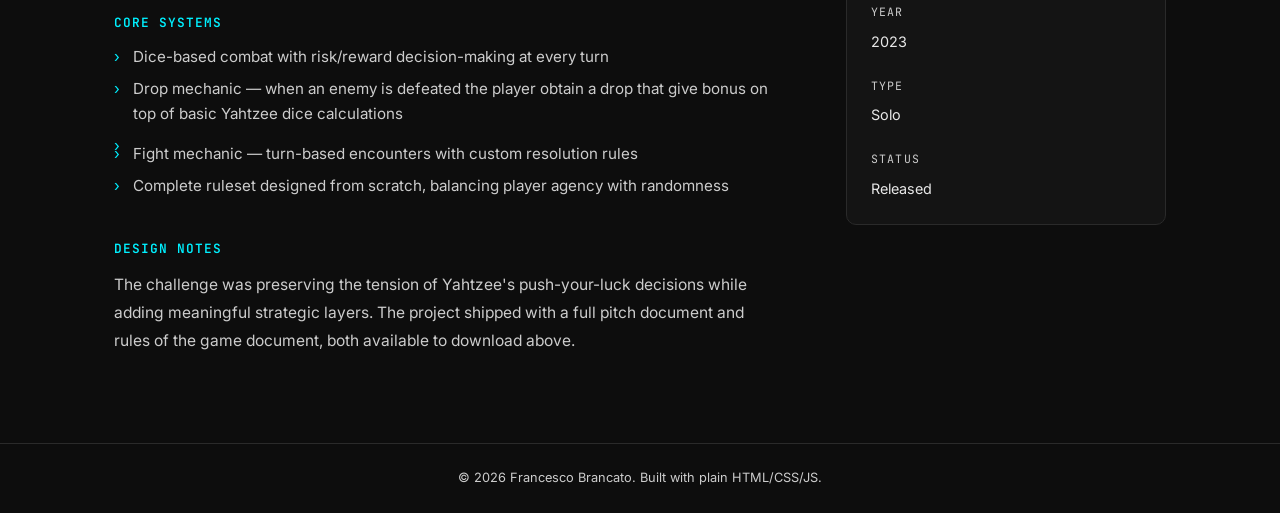
<file: projects/project-SamuYahtzee.html>
<!DOCTYPE html>
<html lang="en">
<head>
  <meta charset="UTF-8" />
  <meta name="viewport" content="width=device-width, initial-scale=1.0" />
  <meta name="description" content="Samu Yahtzee — tabletop game design project" />
  <title>Samu Yahtzee — Francesco Brancato</title>
  <link rel="preconnect" href="https://fonts.googleapis.com" />
  <link rel="preconnect" href="https://fonts.gstatic.com" crossorigin />
  <link href="https://fonts.googleapis.com/css2?family=Space+Grotesk:wght@400;600;700&family=Inter:wght@400;500&family=JetBrains+Mono:wght@400;500&display=swap" rel="stylesheet" />
  <link rel="stylesheet" href="https://cdnjs.cloudflare.com/ajax/libs/font-awesome/6.5.0/css/all.min.css" integrity="sha512-Avb2QiuDEEvB4bZJYdft2mNjVShBftLdPG8FJ0V7irTLQ8Uo0qcPxh4Plq7G5tGm0rU+1SPhVotteLpBERwTkw==" crossorigin="anonymous" referrerpolicy="no-referrer" />
  <link rel="stylesheet" href="../css/style.css" />
</head>
<body>

  <header class="nav" id="nav">
    <div class="nav__container container container--wide">
      <a href="../index.html" class="nav__logo">Francesco Brancato</a>
      <nav class="nav__links" id="nav-links" aria-label="Main navigation">
        <a href="index.html" class="nav__link">Projects</a>
        <a href="../index.html#about" class="nav__link">About</a>
        <a href="../index.html#contact" class="nav__link">Contact</a>
      </nav>
      <button class="nav__hamburger" id="hamburger" aria-label="Menu" aria-expanded="false" aria-controls="nav-links">
        <span></span><span></span><span></span>
      </button>
    </div>
  </header>

  <main>

    <section class="project-hero project-hero--cover" style="background-image: url('../assets/images/projects/SamuYahtzee-TitleCard.jpg')">
      <div class="container">
        <a href="index.html" class="project-hero__back"><i class="fas fa-arrow-left"></i> All projects</a>
        <div class="project-hero__tags">
          <span class="tag">Game Design</span>
          <span class="tag">Tabletop</span>
          <span class="tag">Solo</span>
        </div>
        <h1 class="project-hero__title">Samu Yahtzee</h1>
        <p class="project-hero__tagline">A rogue-like game based on the mechanic of Yahtzee.</p>
        <div class="project-hero__links">
          <a href="https://www.youtube.com/watch?v=0m-6y1GPBbU" class="btn btn--outline" target="_blank" rel="noopener noreferrer"><i class="fab fa-youtube"></i> YouTube</a>
          <a href="https://francesco-brancato.itch.io/samu-yahtzee" class="btn btn--outline" target="_blank" rel="noopener noreferrer"><i class="fas fa-gamepad"></i> itch.io</a>
          <a href="../assets/docs/SamuYahtzee-PitchDocument.pdf" class="btn btn--outline" download><i class="fas fa-file-pdf"></i> Pitch Document</a>
          <a href="../assets/docs/SamuYahtzee-RulesOfTheGame.pdf" class="btn btn--outline" download><i class="fas fa-file-pdf"></i> Rules of the Game</a>
        </div>
      </div>
    </section>

    <section class="project-video">
      <div class="container">
        <div class="video-wrapper">
          <iframe src="https://www.youtube.com/embed/0m-6y1GPBbU?si=aTxnaMzURFG72kHJ" title="Samu Yahtzee — video" allow="accelerometer; autoplay; clipboard-write; encrypted-media; gyroscope; picture-in-picture; web-share" referrerpolicy="strict-origin-when-cross-origin" allowfullscreen></iframe>
        </div>
      </div>
    </section>

    <section class="project-screenshots">
      <div class="container">
        <div class="project-screenshots__grid">
          <img src="../assets/images/projects/SamuYahtzee-screenshot1.png" alt="Samu Yahtzee — drop mechanic" style="width:100%;border-radius:var(--radius);aspect-ratio:16/9;object-fit:cover;" />
          <img src="../assets/images/projects/SamuYahtzee-screenshot2.png" alt="Samu Yahtzee — fight mechanic" style="width:100%;border-radius:var(--radius);aspect-ratio:16/9;object-fit:cover;" />
        </div>
      </div>
    </section>

    <section class="project-content">
      <div class="container">
        <div class="project-content__inner">

          <div class="project-main">
            <div class="project-section">
              <p class="project-section__title">Overview</p>
              <p class="project-section__text">
                Samu Yahtzee is a solo project developed during my time at the academy. Starting from the classic dice-rolling
                mechanic of Yahtzee, I built an original rogue-like game system around it — with combat, exploration, and player
                progression — first as a physical tabletop game, then ported into a digital version.
              </p>
            </div>

            <div class="project-section">
              <p class="project-section__title">Core Systems</p>
              <ul class="project-section__list">
                <li>Dice-based combat with risk/reward decision-making at every turn</li>
                <li>Drop mechanic — when an enemy is defeated the player obtain a drop that give bonus on top of basic Yahtzee dice calculations<li>
                <li>Fight mechanic — turn-based encounters with custom resolution rules</li>
                <li>Complete ruleset designed from scratch, balancing player agency with randomness</li>
              </ul>
            </div>

            <div class="project-section">
              <p class="project-section__title">Design Notes</p>
              <p class="project-section__text">
                The challenge was preserving the tension of Yahtzee's push-your-luck decisions while adding meaningful
                strategic layers. The project shipped with a full pitch document and rules of the game document,
                both available to download above.
              </p>
            </div>
          </div>

          <aside class="project-sidebar">
            <div class="sidebar-group">
              <p class="sidebar-group__label">Medium</p>
              <div class="sidebar-group__tags"><span class="tag">Tabletop</span></div>
            </div>
            <div class="sidebar-group">
              <p class="sidebar-group__label">Discipline</p>
              <div class="sidebar-group__tags"><span class="tag">Game Design</span></div>
            </div>
            <div class="sidebar-group">
              <p class="sidebar-group__label">Year</p>
              <p class="sidebar-group__value">2023</p>
            </div>
            <div class="sidebar-group">
              <p class="sidebar-group__label">Type</p>
              <p class="sidebar-group__value">Solo</p>
            </div>
            <div class="sidebar-group">
              <p class="sidebar-group__label">Status</p>
              <p class="sidebar-group__value">Released</p>
            </div>
          </aside>

        </div>
      </div>
    </section>

  </main>

  <footer class="footer">
    <div class="container">
      <p>&copy; 2026 Francesco Brancato. Built with plain HTML/CSS/JS.</p>
    </div>
  </footer>

  <script src="../js/main.js"></script>
</body>
</html>
</file>
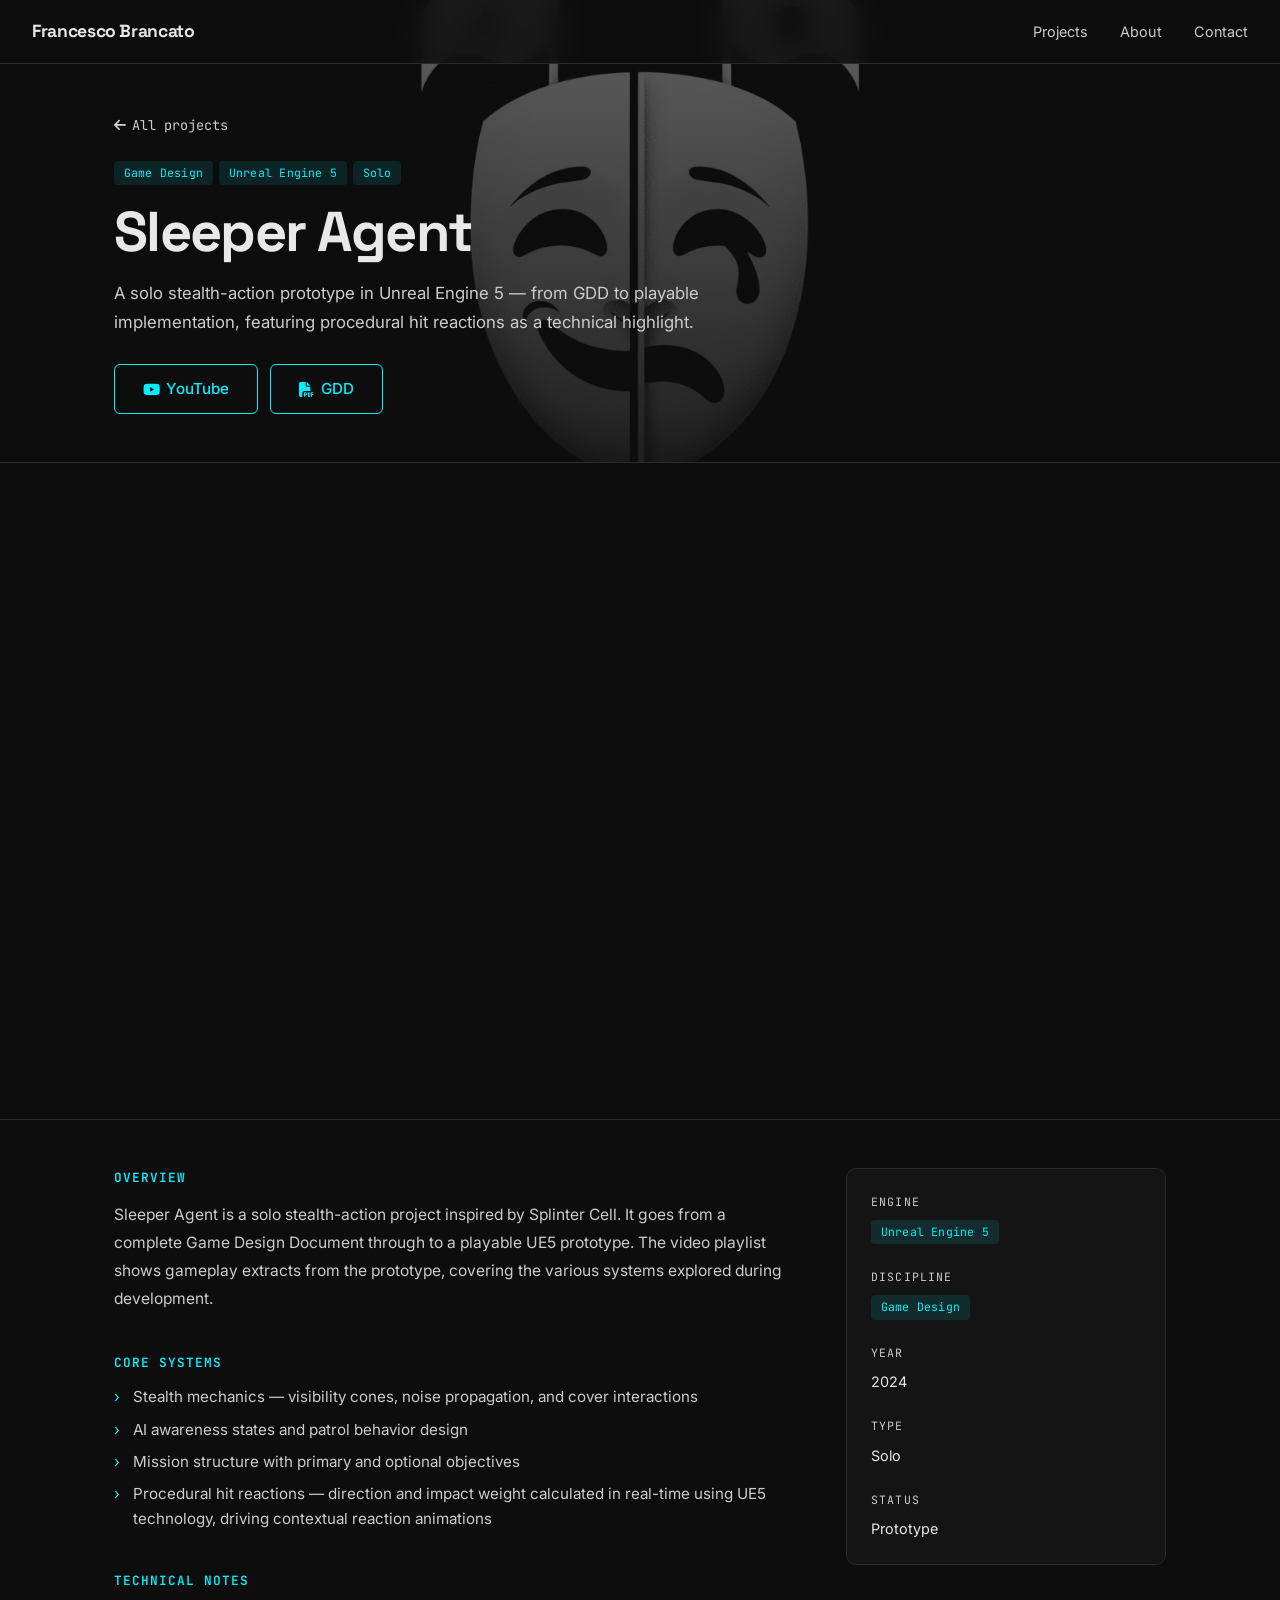
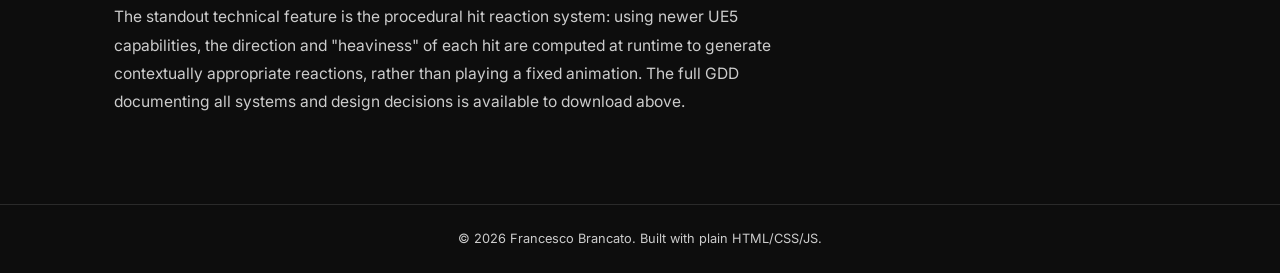
<file: projects/project-SleeperAgent.html>
<!DOCTYPE html>
<html lang="en">
<head>
  <meta charset="UTF-8" />
  <meta name="viewport" content="width=device-width, initial-scale=1.0" />
  <meta name="description" content="Sleeper Agent — stealth action prototype in Unreal Engine 5" />
  <title>Sleeper Agent — Francesco Brancato</title>
  <link rel="preconnect" href="https://fonts.googleapis.com" />
  <link rel="preconnect" href="https://fonts.gstatic.com" crossorigin />
  <link href="https://fonts.googleapis.com/css2?family=Space+Grotesk:wght@400;600;700&family=Inter:wght@400;500&family=JetBrains+Mono:wght@400;500&display=swap" rel="stylesheet" />
  <link rel="stylesheet" href="https://cdnjs.cloudflare.com/ajax/libs/font-awesome/6.5.0/css/all.min.css" integrity="sha512-Avb2QiuDEEvB4bZJYdft2mNjVShBftLdPG8FJ0V7irTLQ8Uo0qcPxh4Plq7G5tGm0rU+1SPhVotteLpBERwTkw==" crossorigin="anonymous" referrerpolicy="no-referrer" />
  <link rel="stylesheet" href="../css/style.css" />
</head>
<body>

  <header class="nav" id="nav">
    <div class="nav__container container container--wide">
      <a href="../index.html" class="nav__logo">Francesco Brancato</a>
      <nav class="nav__links" id="nav-links" aria-label="Main navigation">
        <a href="index.html" class="nav__link">Projects</a>
        <a href="../index.html#about" class="nav__link">About</a>
        <a href="../index.html#contact" class="nav__link">Contact</a>
      </nav>
      <button class="nav__hamburger" id="hamburger" aria-label="Menu" aria-expanded="false" aria-controls="nav-links">
        <span></span><span></span><span></span>
      </button>
    </div>
  </header>

  <main>

    <section class="project-hero project-hero--cover" style="background-image: url('../assets/images/projects/SleeperAgent-TitleCard.jpg')">
      <div class="container">
        <a href="index.html" class="project-hero__back"><i class="fas fa-arrow-left"></i> All projects</a>
        <div class="project-hero__tags">
          <span class="tag">Game Design</span>
          <span class="tag">Unreal Engine 5</span>
          <span class="tag">Solo</span>
        </div>
        <h1 class="project-hero__title">Sleeper Agent</h1>
        <p class="project-hero__tagline">A solo stealth-action prototype in Unreal Engine 5 — from GDD to playable implementation, featuring procedural hit reactions as a technical highlight.</p>
        <div class="project-hero__links">
          <a href="https://www.youtube.com/playlist?list=PLZuFmqEN5mNopyBgXUL92cu6eDXz6q-uS" class="btn btn--outline" target="_blank" rel="noopener noreferrer"><i class="fab fa-youtube"></i> YouTube</a>
          <a href="../assets/docs/SleeperAgent-GDD.pdf" class="btn btn--outline" download><i class="fas fa-file-pdf"></i> GDD</a>
        </div>
      </div>
    </section>

    <section class="project-video">
      <div class="container">
        <div class="video-wrapper">
          <iframe src="https://www.youtube.com/embed/videoseries?si=OazQYE385-hRpj5N&list=PLZuFmqEN5mNopyBgXUL92cu6eDXz6q-uS" title="Sleeper Agent — video series" allow="accelerometer; autoplay; clipboard-write; encrypted-media; gyroscope; picture-in-picture; web-share" referrerpolicy="strict-origin-when-cross-origin" allowfullscreen></iframe>
        </div>
      </div>
    </section>

    <section class="project-content">
      <div class="container">
        <div class="project-content__inner">

          <div class="project-main">
            <div class="project-section">
              <p class="project-section__title">Overview</p>
              <p class="project-section__text">
                Sleeper Agent is a solo stealth-action project inspired by Splinter Cell. It goes from a complete Game Design Document
                through to a playable UE5 prototype. The video playlist shows gameplay extracts from the prototype, covering
                the various systems explored during development.
              </p>
            </div>

            <div class="project-section">
              <p class="project-section__title">Core Systems</p>
              <ul class="project-section__list">
                <li>Stealth mechanics — visibility cones, noise propagation, and cover interactions</li>
                <li>AI awareness states and patrol behavior design</li>
                <li>Mission structure with primary and optional objectives</li>
                <li>Procedural hit reactions — direction and impact weight calculated in real-time using UE5 technology, driving contextual reaction animations</li>
              </ul>
            </div>

            <div class="project-section">
              <p class="project-section__title">Technical Notes</p>
              <p class="project-section__text">
                The standout technical feature is the procedural hit reaction system: using newer UE5 capabilities, the direction
                and "heaviness" of each hit are computed at runtime to generate contextually appropriate reactions,
                rather than playing a fixed animation. The full GDD documenting all systems and design decisions
                is available to download above.
              </p>
            </div>
          </div>

          <aside class="project-sidebar">
            <div class="sidebar-group">
              <p class="sidebar-group__label">Engine</p>
              <div class="sidebar-group__tags"><span class="tag">Unreal Engine 5</span></div>
            </div>
            <div class="sidebar-group">
              <p class="sidebar-group__label">Discipline</p>
              <div class="sidebar-group__tags"><span class="tag">Game Design</span></div>
            </div>
            <div class="sidebar-group">
              <p class="sidebar-group__label">Year</p>
              <p class="sidebar-group__value">2024</p>
            </div>
            <div class="sidebar-group">
              <p class="sidebar-group__label">Type</p>
              <p class="sidebar-group__value">Solo</p>
            </div>
            <div class="sidebar-group">
              <p class="sidebar-group__label">Status</p>
              <p class="sidebar-group__value">Prototype</p>
            </div>
          </aside>

        </div>
      </div>
    </section>

  </main>

  <footer class="footer">
    <div class="container">
      <p>&copy; 2026 Francesco Brancato. Built with plain HTML/CSS/JS.</p>
    </div>
  </footer>

  <script src="../js/main.js"></script>
</body>
</html>
</file>
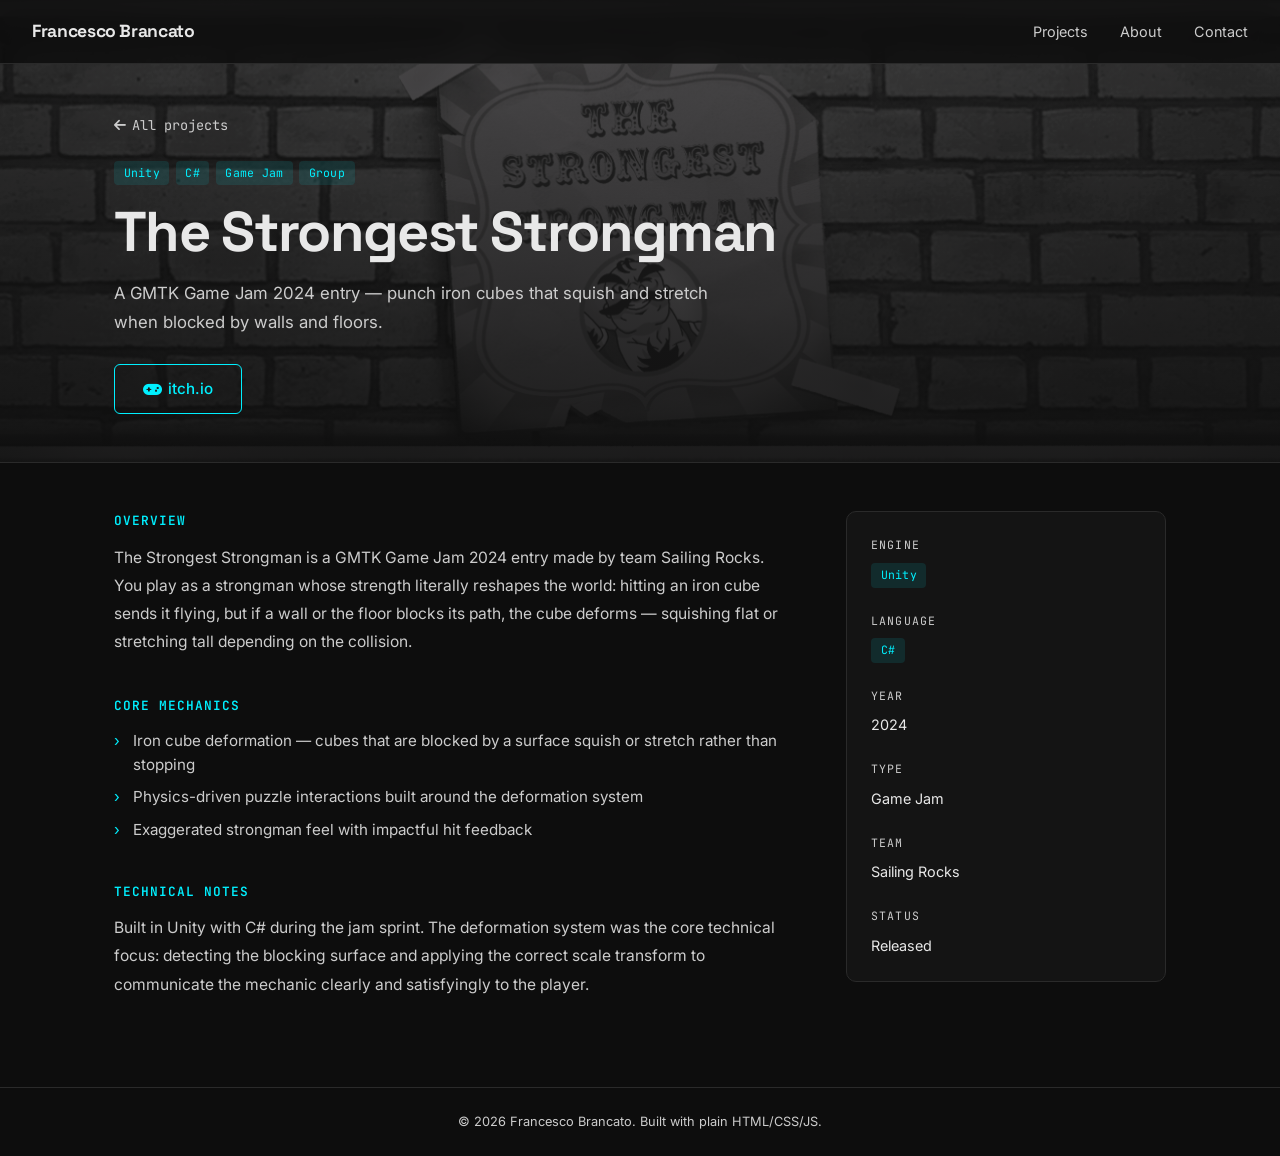
<file: projects/project-TheStrongestStrongman.html>
<!DOCTYPE html>
<html lang="en">
<head>
  <meta charset="UTF-8" />
  <meta name="viewport" content="width=device-width, initial-scale=1.0" />
  <meta name="description" content="The Strongest Strongman — GMTK Game Jam 2024 entry" />
  <title>The Strongest Strongman — Francesco Brancato</title>
  <link rel="preconnect" href="https://fonts.googleapis.com" />
  <link rel="preconnect" href="https://fonts.gstatic.com" crossorigin />
  <link href="https://fonts.googleapis.com/css2?family=Space+Grotesk:wght@400;600;700&family=Inter:wght@400;500&family=JetBrains+Mono:wght@400;500&display=swap" rel="stylesheet" />
  <link rel="stylesheet" href="https://cdnjs.cloudflare.com/ajax/libs/font-awesome/6.5.0/css/all.min.css" integrity="sha512-Avb2QiuDEEvB4bZJYdft2mNjVShBftLdPG8FJ0V7irTLQ8Uo0qcPxh4Plq7G5tGm0rU+1SPhVotteLpBERwTkw==" crossorigin="anonymous" referrerpolicy="no-referrer" />
  <link rel="stylesheet" href="../css/style.css" />
</head>
<body>

  <header class="nav" id="nav">
    <div class="nav__container container container--wide">
      <a href="../index.html" class="nav__logo">Francesco Brancato</a>
      <nav class="nav__links" id="nav-links" aria-label="Main navigation">
        <a href="index.html" class="nav__link">Projects</a>
        <a href="../index.html#about" class="nav__link">About</a>
        <a href="../index.html#contact" class="nav__link">Contact</a>
      </nav>
      <button class="nav__hamburger" id="hamburger" aria-label="Menu" aria-expanded="false" aria-controls="nav-links">
        <span></span><span></span><span></span>
      </button>
    </div>
  </header>

  <main>

    <section class="project-hero project-hero--cover" style="background-image: url('../assets/images/projects/TheStrongestStrongman-TitleCard.gif')">
      <div class="container">
        <a href="index.html" class="project-hero__back"><i class="fas fa-arrow-left"></i> All projects</a>
        <div class="project-hero__tags">
          <span class="tag">Unity</span>
          <span class="tag">C#</span>
          <span class="tag">Game Jam</span>
          <span class="tag">Group</span>
        </div>
        <h1 class="project-hero__title">The Strongest Strongman</h1>
        <p class="project-hero__tagline">A GMTK Game Jam 2024 entry — punch iron cubes that squish and stretch when blocked by walls and floors.</p>
        <div class="project-hero__links">
          <a href="https://sailing-rocks.itch.io/the-strongest-strongman" class="btn btn--outline" target="_blank" rel="noopener noreferrer"><i class="fas fa-gamepad"></i> itch.io</a>
        </div>
      </div>
    </section>

    <section class="project-content">
      <div class="container">
        <div class="project-content__inner">

          <div class="project-main">
            <div class="project-section">
              <p class="project-section__title">Overview</p>
              <p class="project-section__text">
                The Strongest Strongman is a GMTK Game Jam 2024 entry made by team Sailing Rocks. You play as a strongman
                whose strength literally reshapes the world: hitting an iron cube sends it flying, but if a wall or the floor
                blocks its path, the cube deforms — squishing flat or stretching tall depending on the collision.
              </p>
            </div>

            <div class="project-section">
              <p class="project-section__title">Core Mechanics</p>
              <ul class="project-section__list">
                <li>Iron cube deformation — cubes that are blocked by a surface squish or stretch rather than stopping</li>
                <li>Physics-driven puzzle interactions built around the deformation system</li>
                <li>Exaggerated strongman feel with impactful hit feedback</li>
              </ul>
            </div>

            <div class="project-section">
              <p class="project-section__title">Technical Notes</p>
              <p class="project-section__text">
                Built in Unity with C# during the jam sprint. The deformation system was the core technical focus:
                detecting the blocking surface and applying the correct scale transform to communicate the mechanic
                clearly and satisfyingly to the player.
              </p>
            </div>
          </div>

          <aside class="project-sidebar">
            <div class="sidebar-group">
              <p class="sidebar-group__label">Engine</p>
              <div class="sidebar-group__tags"><span class="tag">Unity</span></div>
            </div>
            <div class="sidebar-group">
              <p class="sidebar-group__label">Language</p>
              <div class="sidebar-group__tags"><span class="tag">C#</span></div>
            </div>
            <div class="sidebar-group">
              <p class="sidebar-group__label">Year</p>
              <p class="sidebar-group__value">2024</p>
            </div>
            <div class="sidebar-group">
              <p class="sidebar-group__label">Type</p>
              <p class="sidebar-group__value">Game Jam</p>
            </div>
            <div class="sidebar-group">
              <p class="sidebar-group__label">Team</p>
              <p class="sidebar-group__value">Sailing Rocks</p>
            </div>
            <div class="sidebar-group">
              <p class="sidebar-group__label">Status</p>
              <p class="sidebar-group__value">Released</p>
            </div>
          </aside>

        </div>
      </div>
    </section>

  </main>

  <footer class="footer">
    <div class="container">
      <p>&copy; 2026 Francesco Brancato. Built with plain HTML/CSS/JS.</p>
    </div>
  </footer>

  <script src="../js/main.js"></script>
</body>
</html>
</file>
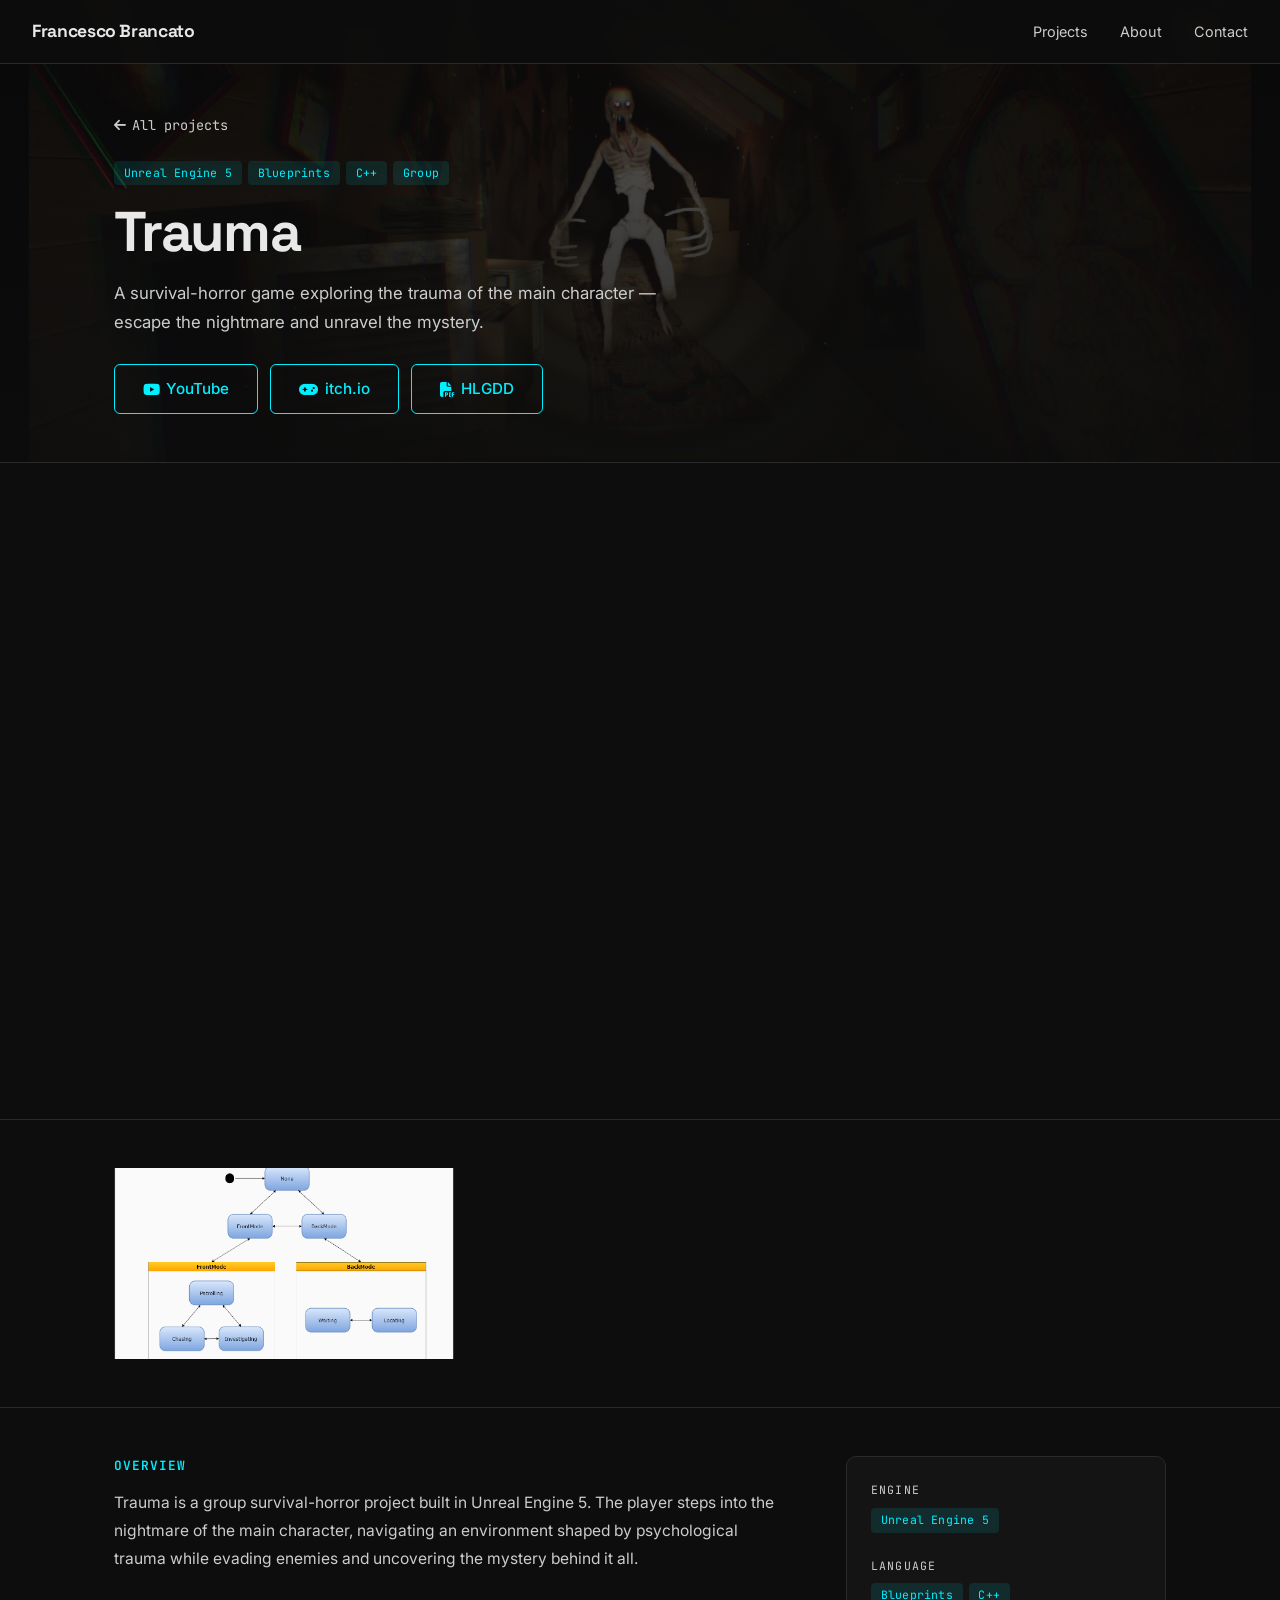
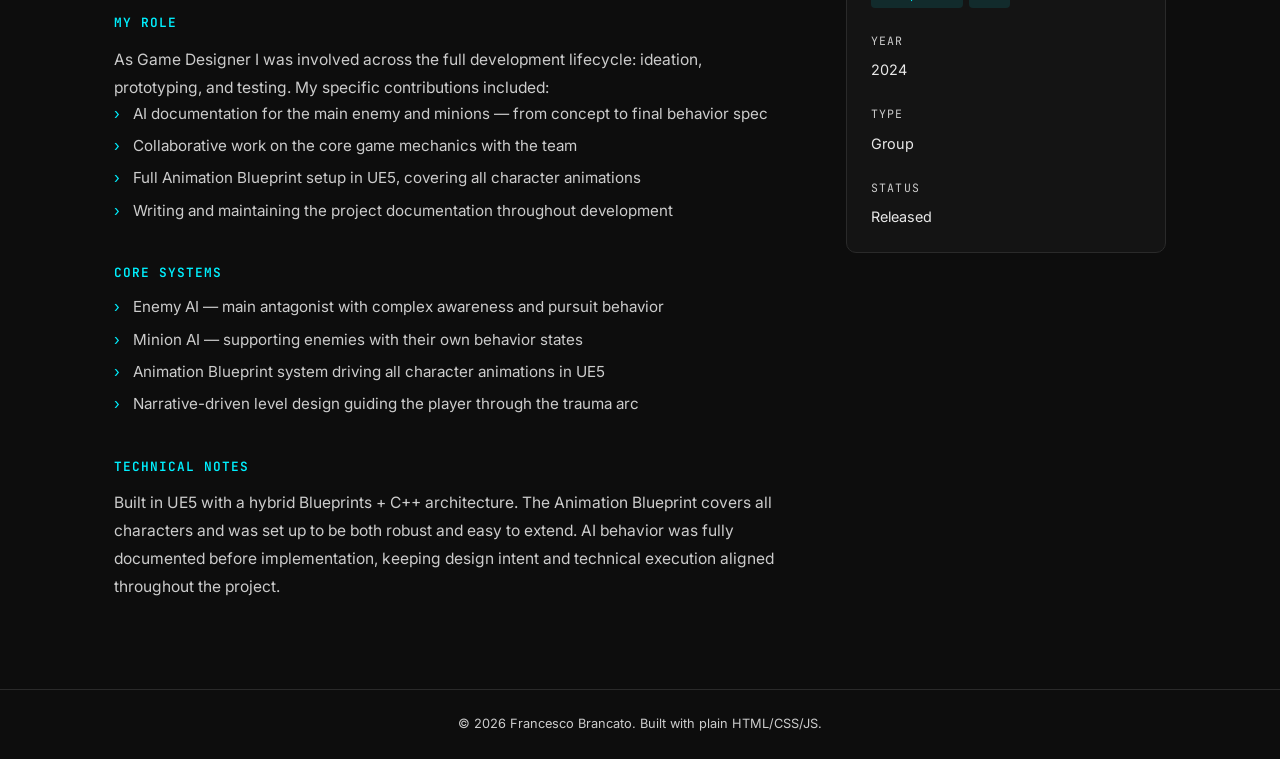
<file: projects/project-Trauma.html>
<!DOCTYPE html>
<html lang="en">
<head>
  <meta charset="UTF-8" />
  <meta name="viewport" content="width=device-width, initial-scale=1.0" />
  <meta name="description" content="Trauma — survival-horror Unreal Engine 5 group project" />
  <title>Trauma — Francesco Brancato</title>
  <link rel="preconnect" href="https://fonts.googleapis.com" />
  <link rel="preconnect" href="https://fonts.gstatic.com" crossorigin />
  <link href="https://fonts.googleapis.com/css2?family=Space+Grotesk:wght@400;600;700&family=Inter:wght@400;500&family=JetBrains+Mono:wght@400;500&display=swap" rel="stylesheet" />
  <link rel="stylesheet" href="https://cdnjs.cloudflare.com/ajax/libs/font-awesome/6.5.0/css/all.min.css" integrity="sha512-Avb2QiuDEEvB4bZJYdft2mNjVShBftLdPG8FJ0V7irTLQ8Uo0qcPxh4Plq7G5tGm0rU+1SPhVotteLpBERwTkw==" crossorigin="anonymous" referrerpolicy="no-referrer" />
  <link rel="stylesheet" href="../css/style.css" />
</head>
<body>

  <header class="nav" id="nav">
    <div class="nav__container container container--wide">
      <a href="../index.html" class="nav__logo">Francesco Brancato</a>
      <nav class="nav__links" id="nav-links" aria-label="Main navigation">
        <a href="index.html" class="nav__link">Projects</a>
        <a href="../index.html#about" class="nav__link">About</a>
        <a href="../index.html#contact" class="nav__link">Contact</a>
      </nav>
      <button class="nav__hamburger" id="hamburger" aria-label="Menu" aria-expanded="false" aria-controls="nav-links">
        <span></span><span></span><span></span>
      </button>
    </div>
  </header>

  <main>

    <section class="project-hero project-hero--cover" style="background-image: url('../assets/images/projects/Trauma-TitleCard.png')">
      <div class="container">
        <a href="index.html" class="project-hero__back"><i class="fas fa-arrow-left"></i> All projects</a>
        <div class="project-hero__tags">
          <span class="tag">Unreal Engine 5</span>
          <span class="tag">Blueprints</span>
          <span class="tag">C++</span>
          <span class="tag">Group</span>
        </div>
        <h1 class="project-hero__title">Trauma</h1>
        <p class="project-hero__tagline">A survival-horror game exploring the trauma of the main character — escape the nightmare and unravel the mystery.</p>
        <div class="project-hero__links">
          <a href="https://www.youtube.com/watch?v=HdXNnOHbxtA" class="btn btn--outline" target="_blank" rel="noopener noreferrer"><i class="fab fa-youtube"></i> YouTube</a>
          <a href="https://francesco-brancato.itch.io/trauma" class="btn btn--outline" target="_blank" rel="noopener noreferrer"><i class="fas fa-gamepad"></i> itch.io</a>
          <a href="../assets/docs/HLGDD.docx.pdf" class="btn btn--outline" download><i class="fas fa-file-pdf"></i> HLGDD</a>
        </div>
      </div>
    </section>

    <section class="project-video">
      <div class="container">
        <div class="video-wrapper">
          <iframe src="https://www.youtube.com/embed/HdXNnOHbxtA?si=gcjujupRd2vhcL1B" title="Trauma — gameplay video" allow="accelerometer; autoplay; clipboard-write; encrypted-media; gyroscope; picture-in-picture; web-share" referrerpolicy="strict-origin-when-cross-origin" allowfullscreen></iframe>
        </div>
      </div>
    </section>

    <section class="project-screenshots">
      <div class="container">
        <div class="project-screenshots__grid">
          <img src="../assets/images/projects/Trauma-screenshot1.png" alt="Trauma — screenshot" style="width:100%;border-radius:var(--radius);aspect-ratio:16/9;object-fit:cover;" />
        </div>
      </div>
    </section>

    <section class="project-content">
      <div class="container">
        <div class="project-content__inner">

          <div class="project-main">
            <div class="project-section">
              <p class="project-section__title">Overview</p>
              <p class="project-section__text">
                Trauma is a group survival-horror project built in Unreal Engine 5. The player steps into the nightmare of the
                main character, navigating an environment shaped by psychological trauma while evading enemies and uncovering
                the mystery behind it all.
              </p>
            </div>

            <div class="project-section">
              <p class="project-section__title">My Role</p>
              <p class="project-section__text">
                As Game Designer I was involved across the full development lifecycle: ideation, prototyping, and testing.
                My specific contributions included:
              </p>
              <ul class="project-section__list">
                <li>AI documentation for the main enemy and minions — from concept to final behavior spec</li>
                <li>Collaborative work on the core game mechanics with the team</li>
                <li>Full Animation Blueprint setup in UE5, covering all character animations</li>
                <li>Writing and maintaining the project documentation throughout development</li>
              </ul>
            </div>

            <div class="project-section">
              <p class="project-section__title">Core Systems</p>
              <ul class="project-section__list">
                <li>Enemy AI — main antagonist with complex awareness and pursuit behavior</li>
                <li>Minion AI — supporting enemies with their own behavior states</li>
                <li>Animation Blueprint system driving all character animations in UE5</li>
                <li>Narrative-driven level design guiding the player through the trauma arc</li>
              </ul>
            </div>

            <div class="project-section">
              <p class="project-section__title">Technical Notes</p>
              <p class="project-section__text">
                Built in UE5 with a hybrid Blueprints + C++ architecture. The Animation Blueprint covers all characters
                and was set up to be both robust and easy to extend. AI behavior was fully documented before implementation,
                keeping design intent and technical execution aligned throughout the project.
              </p>
            </div>
          </div>

          <aside class="project-sidebar">
            <div class="sidebar-group">
              <p class="sidebar-group__label">Engine</p>
              <div class="sidebar-group__tags"><span class="tag">Unreal Engine 5</span></div>
            </div>
            <div class="sidebar-group">
              <p class="sidebar-group__label">Language</p>
              <div class="sidebar-group__tags"><span class="tag">Blueprints</span><span class="tag">C++</span></div>
            </div>
            <div class="sidebar-group">
              <p class="sidebar-group__label">Year</p>
              <p class="sidebar-group__value">2024</p>
            </div>
            <div class="sidebar-group">
              <p class="sidebar-group__label">Type</p>
              <p class="sidebar-group__value">Group</p>
            </div>
            <div class="sidebar-group">
              <p class="sidebar-group__label">Status</p>
              <p class="sidebar-group__value">Released</p>
            </div>
          </aside>

        </div>
      </div>
    </section>

  </main>

  <footer class="footer">
    <div class="container">
      <p>&copy; 2026 Francesco Brancato. Built with plain HTML/CSS/JS.</p>
    </div>
  </footer>

  <script src="../js/main.js"></script>
</body>
</html>
</file>
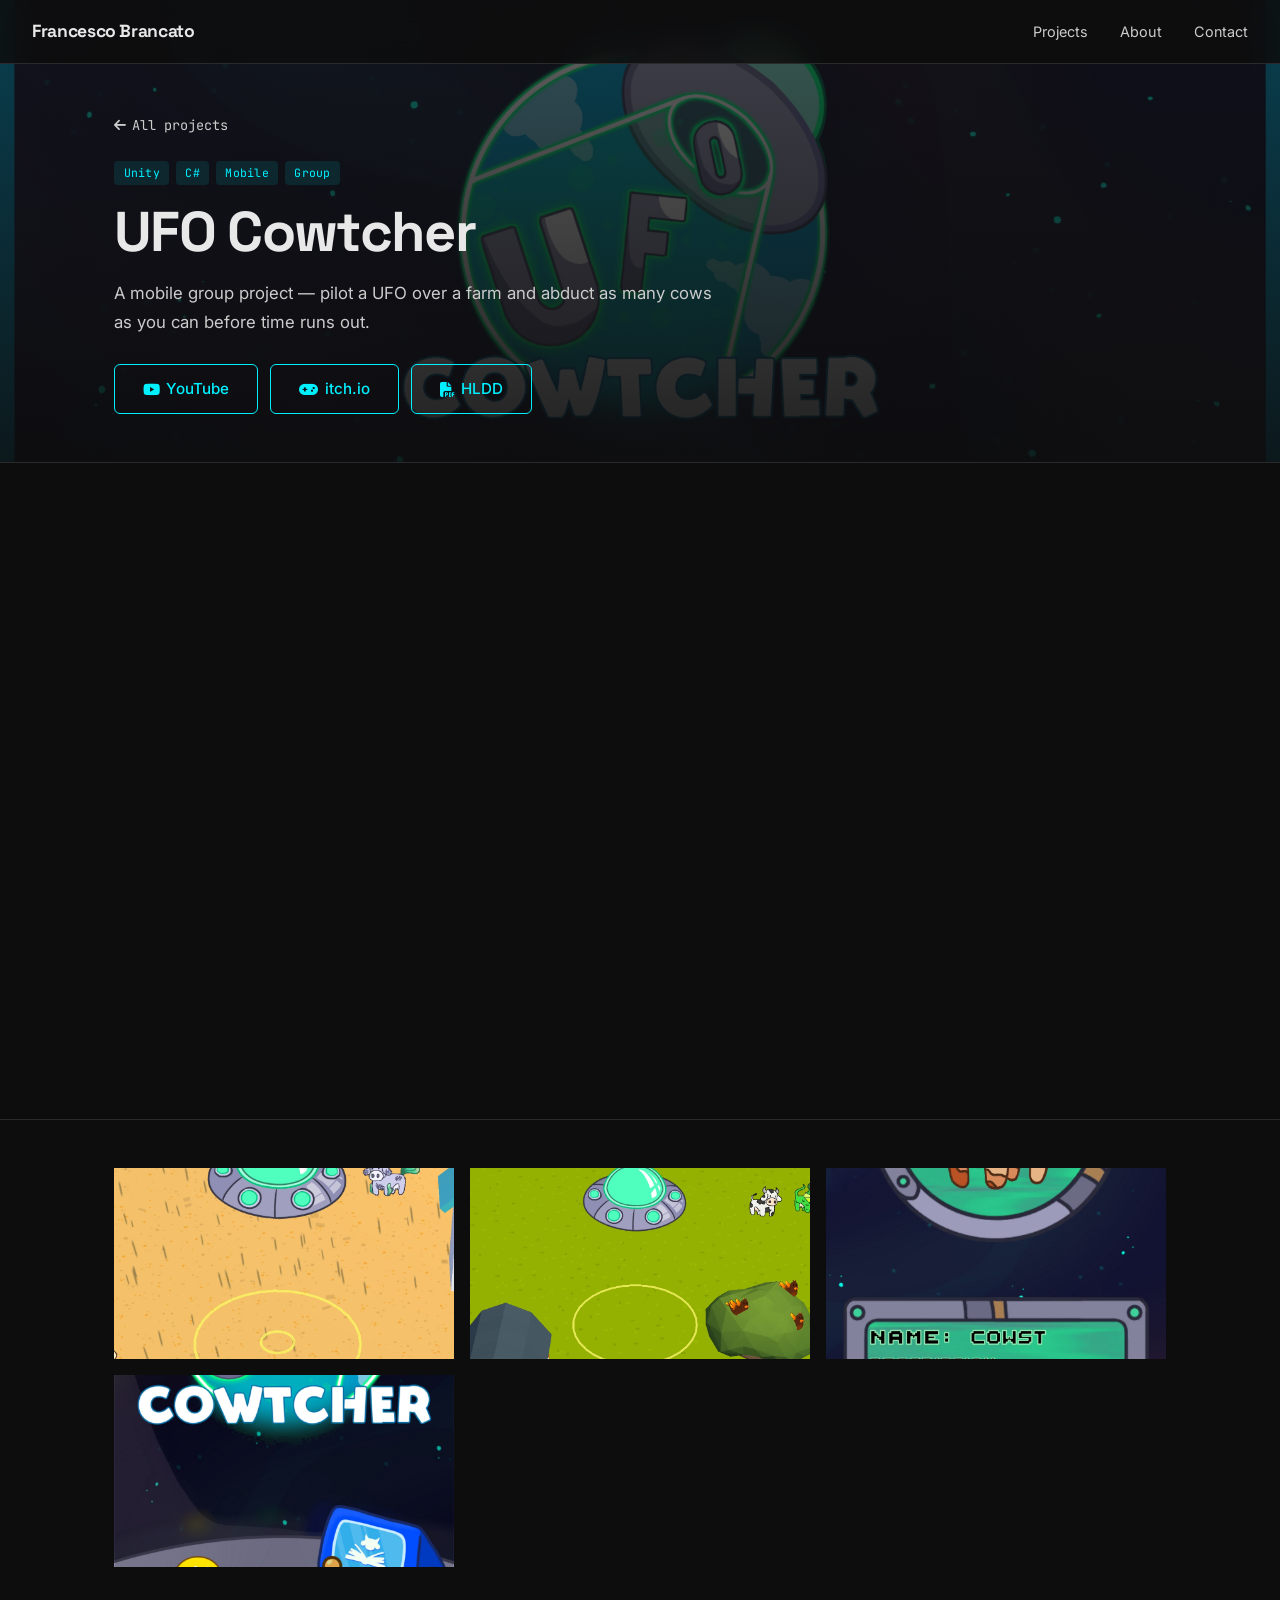
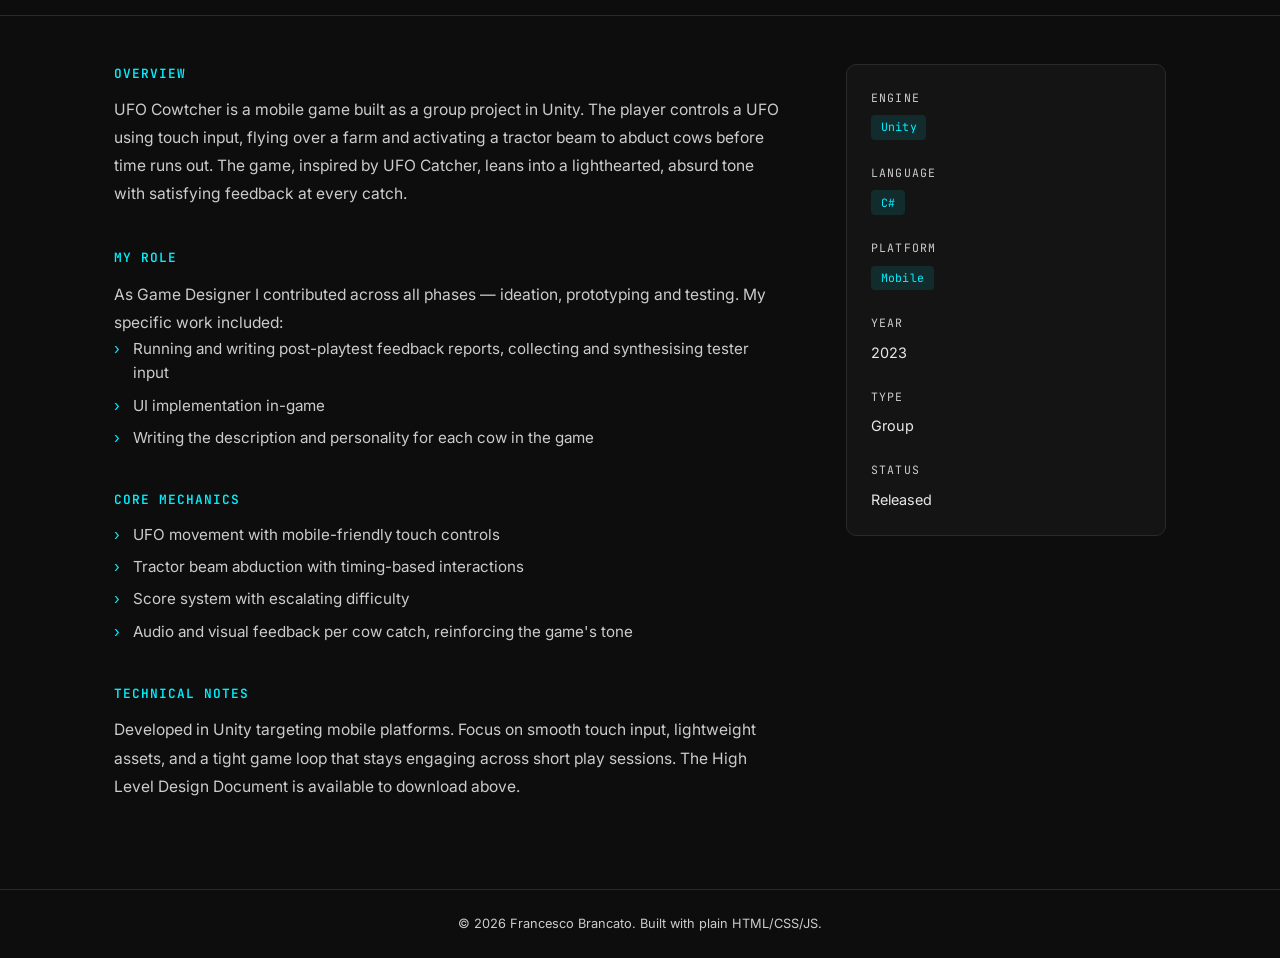
<file: projects/project-UFOCowtcher.html>
<!DOCTYPE html>
<html lang="en">
<head>
  <meta charset="UTF-8" />
  <meta name="viewport" content="width=device-width, initial-scale=1.0" />
  <meta name="description" content="UFO Cowtcher — mobile Unity group project" />
  <title>UFO Cowtcher — Francesco Brancato</title>
  <link rel="preconnect" href="https://fonts.googleapis.com" />
  <link rel="preconnect" href="https://fonts.gstatic.com" crossorigin />
  <link href="https://fonts.googleapis.com/css2?family=Space+Grotesk:wght@400;600;700&family=Inter:wght@400;500&family=JetBrains+Mono:wght@400;500&display=swap" rel="stylesheet" />
  <link rel="stylesheet" href="https://cdnjs.cloudflare.com/ajax/libs/font-awesome/6.5.0/css/all.min.css" integrity="sha512-Avb2QiuDEEvB4bZJYdft2mNjVShBftLdPG8FJ0V7irTLQ8Uo0qcPxh4Plq7G5tGm0rU+1SPhVotteLpBERwTkw==" crossorigin="anonymous" referrerpolicy="no-referrer" />
  <link rel="stylesheet" href="../css/style.css" />
</head>
<body>

  <header class="nav" id="nav">
    <div class="nav__container container container--wide">
      <a href="../index.html" class="nav__logo">Francesco Brancato</a>
      <nav class="nav__links" id="nav-links" aria-label="Main navigation">
        <a href="index.html" class="nav__link">Projects</a>
        <a href="../index.html#about" class="nav__link">About</a>
        <a href="../index.html#contact" class="nav__link">Contact</a>
      </nav>
      <button class="nav__hamburger" id="hamburger" aria-label="Menu" aria-expanded="false" aria-controls="nav-links">
        <span></span><span></span><span></span>
      </button>
    </div>
  </header>

  <main>

    <section class="project-hero project-hero--cover" style="background-image: url('../assets/images/projects/UFOCowtcher-TitleCard.jpg')">
      <div class="container">
        <a href="index.html" class="project-hero__back"><i class="fas fa-arrow-left"></i> All projects</a>
        <div class="project-hero__tags">
          <span class="tag">Unity</span>
          <span class="tag">C#</span>
          <span class="tag">Mobile</span>
          <span class="tag">Group</span>
        </div>
        <h1 class="project-hero__title">UFO Cowtcher</h1>
        <p class="project-hero__tagline">A mobile group project — pilot a UFO over a farm and abduct as many cows as you can before time runs out.</p>
        <div class="project-hero__links">
          <a href="https://www.youtube.com/watch?v=wuMjqHoYJPo" class="btn btn--outline" target="_blank" rel="noopener noreferrer"><i class="fab fa-youtube"></i> YouTube</a>
          <a href="https://francesco-brancato.itch.io/ufo-cowtcher" class="btn btn--outline" target="_blank" rel="noopener noreferrer"><i class="fas fa-gamepad"></i> itch.io</a>
          <a href="../assets/docs/UFO_Cowtcher_HLDD.pdf" class="btn btn--outline" download><i class="fas fa-file-pdf"></i> HLDD</a>
        </div>
      </div>
    </section>

    <section class="project-video">
      <div class="container">
        <div class="video-wrapper">
          <iframe src="https://www.youtube.com/embed/wuMjqHoYJPo?si=sU3feSo_jgJsKlJT" title="UFO Cowtcher — gameplay video" allow="accelerometer; autoplay; clipboard-write; encrypted-media; gyroscope; picture-in-picture; web-share" referrerpolicy="strict-origin-when-cross-origin" allowfullscreen></iframe>
        </div>
      </div>
    </section>

    <section class="project-screenshots">
      <div class="container">
        <div class="project-screenshots__grid">
          <img src="../assets/images/projects/UFOCowtcher-screenshot1.jpg" alt="UFO Cowtcher screenshot 1" style="width:100%;border-radius:var(--radius);aspect-ratio:16/9;object-fit:cover;" />
          <img src="../assets/images/projects/UFOCowtcher-screenshot2.jpg" alt="UFO Cowtcher screenshot 2" style="width:100%;border-radius:var(--radius);aspect-ratio:16/9;object-fit:cover;" />
          <img src="../assets/images/projects/UFOCowtcher-screenshot3.jpg" alt="UFO Cowtcher screenshot 3" style="width:100%;border-radius:var(--radius);aspect-ratio:16/9;object-fit:cover;" />
          <img src="../assets/images/projects/UFOCowtcher-screenshot4.jpg" alt="UFO Cowtcher screenshot 4" style="width:100%;border-radius:var(--radius);aspect-ratio:16/9;object-fit:cover;" />
        </div>
      </div>
    </section>

    <section class="project-content">
      <div class="container">
        <div class="project-content__inner">

          <div class="project-main">
            <div class="project-section">
              <p class="project-section__title">Overview</p>
              <p class="project-section__text">
                UFO Cowtcher is a mobile game built as a group project in Unity. The player controls a UFO using touch input,
                flying over a farm and activating a tractor beam to abduct cows before time runs out. The game, inspired by 
                UFO Catcher, leans into a lighthearted, absurd tone with satisfying feedback at every catch.
              </p>
            </div>

            <div class="project-section">
              <p class="project-section__title">My Role</p>
              <p class="project-section__text">
                As Game Designer I contributed across all phases — ideation, prototyping and testing. My specific work included:
              </p>
              <ul class="project-section__list">
                <li>Running and writing post-playtest feedback reports, collecting and synthesising tester input</li>
                <li>UI implementation in-game</li>
                <li>Writing the description and personality for each cow in the game</li>
              </ul>
            </div>

            <div class="project-section">
              <p class="project-section__title">Core Mechanics</p>
              <ul class="project-section__list">
                <li>UFO movement with mobile-friendly touch controls</li>
                <li>Tractor beam abduction with timing-based interactions</li>
                <li>Score system with escalating difficulty</li>
                <li>Audio and visual feedback per cow catch, reinforcing the game's tone</li>
              </ul>
            </div>

            <div class="project-section">
              <p class="project-section__title">Technical Notes</p>
              <p class="project-section__text">
                Developed in Unity targeting mobile platforms. Focus on smooth touch input, lightweight assets,
                and a tight game loop that stays engaging across short play sessions.
                The High Level Design Document is available to download above.
              </p>
            </div>
          </div>

          <aside class="project-sidebar">
            <div class="sidebar-group">
              <p class="sidebar-group__label">Engine</p>
              <div class="sidebar-group__tags"><span class="tag">Unity</span></div>
            </div>
            <div class="sidebar-group">
              <p class="sidebar-group__label">Language</p>
              <div class="sidebar-group__tags"><span class="tag">C#</span></div>
            </div>
            <div class="sidebar-group">
              <p class="sidebar-group__label">Platform</p>
              <div class="sidebar-group__tags"><span class="tag">Mobile</span></div>
            </div>
            <div class="sidebar-group">
              <p class="sidebar-group__label">Year</p>
              <p class="sidebar-group__value">2023</p>
            </div>
            <div class="sidebar-group">
              <p class="sidebar-group__label">Type</p>
              <p class="sidebar-group__value">Group</p>
            </div>
            <div class="sidebar-group">
              <p class="sidebar-group__label">Status</p>
              <p class="sidebar-group__value">Released</p>
            </div>
          </aside>

        </div>
      </div>
    </section>

  </main>

  <footer class="footer">
    <div class="container">
      <p>&copy; 2026 Francesco Brancato. Built with plain HTML/CSS/JS.</p>
    </div>
  </footer>

  <script src="../js/main.js"></script>
</body>
</html>
</file>
<file: css/style.css>
/* =============================================
   TOKENS
   ============================================= */
:root {
  --color-bg:         #0d0d0d;
  --color-surface:    #141414;
  --color-surface-2:  #1a1a1a;
  --color-border:     #2a2a2a;
  --color-accent:     #00f0ff;
  --color-accent-dim: rgba(0, 240, 255, 0.10);
  --color-accent-glow:rgba(0, 240, 255, 0.20);
  --color-text:       #e8e8e8;
  --color-text-muted: #cccccc;

  --font-display: 'Space Grotesk', sans-serif;
  --font-body:    'Inter', sans-serif;
  --font-mono:    'JetBrains Mono', monospace;

  --container-max:      1100px;
  --container-max-wide: 1440px;
  --card-radius:   10px;
  --nav-height:    64px;
  --transition:    0.2s ease;
}

/* =============================================
   RESET & BASE
   ============================================= */
*, *::before, *::after {
  box-sizing: border-box;
  margin: 0;
  padding: 0;
}

html {
  scroll-behavior: smooth;
  font-size: 16px;
}

body {
  background: var(--color-bg);
  color: var(--color-text);
  font-family: var(--font-body);
  line-height: 1.6;
  -webkit-font-smoothing: antialiased;
}

img {
  display: block;
  max-width: 100%;
}

a {
  color: inherit;
  text-decoration: none;
}

/* =============================================
   UTILITIES
   ============================================= */
.container {
  max-width: var(--container-max);
  margin: 0 auto;
  padding: 0 1.5rem;
}

.container--wide {
  max-width: var(--container-max-wide);
  margin: 0 auto;
  padding: 0 2rem;
}

.accent {
  color: var(--color-accent);
}

/* Scroll reveal */
.reveal {
  opacity: 0;
  transform: translateY(28px);
  transition: opacity 0.55s ease, transform 0.55s ease;
}

.reveal.visible {
  opacity: 1;
  transform: none;
}

/* =============================================
   BUTTONS
   ============================================= */
.btn {
  display: inline-flex;
  align-items: center;
  gap: 0.4rem;
  padding: 0.75rem 1.75rem;
  border-radius: 6px;
  font-family: var(--font-body);
  font-size: 0.95rem;
  font-weight: 500;
  cursor: pointer;
  transition: background var(--transition), color var(--transition),
              border-color var(--transition), box-shadow var(--transition);
  border: 1px solid transparent;
}

.btn--outline {
  border-color: var(--color-accent);
  color: var(--color-accent);
  background: transparent;
}

.btn--outline:hover,
.btn--outline:focus-visible {
  background: var(--color-accent-dim);
  box-shadow: 0 0 16px var(--color-accent-glow);
  outline: none;
}

.btn--sm {
  padding: 0.4rem 0.9rem;
  font-size: 0.85rem;
}

.btn--accent {
  background: var(--color-accent);
  color: #000;
  border-color: var(--color-accent);
  font-weight: 600;
}

.btn--accent:hover,
.btn--accent:focus-visible {
  background: #33f4ff;
  border-color: #33f4ff;
  box-shadow: 0 0 16px var(--color-accent-glow);
  outline: none;
}

/* =============================================
   TAGS
   ============================================= */
.tag {
  display: inline-block;
  font-family: var(--font-mono);
  font-size: 0.72rem;
  padding: 0.2rem 0.6rem;
  border-radius: 4px;
  background: var(--color-accent-dim);
  color: var(--color-accent);
  letter-spacing: 0.02em;
}

.tag--category {
  background: rgba(255, 255, 255, 0.06);
  color: var(--color-text-muted);
  border: 1px solid var(--color-border);
}

/* =============================================
   NAV
   ============================================= */
.nav {
  position: fixed;
  top: 0;
  left: 0;
  right: 0;
  z-index: 100;
  height: var(--nav-height);
  background: rgba(13, 13, 13, 0.85);
  backdrop-filter: blur(12px);
  -webkit-backdrop-filter: blur(12px);
  border-bottom: 1px solid var(--color-border);
}

.nav__container {
  height: 100%;
  display: flex;
  align-items: center;
  justify-content: space-between;
}

.nav__logo {
  font-family: var(--font-display);
  font-size: 1.1rem;
  font-weight: 700;
  letter-spacing: -0.02em;
}

.nav__links {
  display: flex;
  gap: 2rem;
}

.nav__link {
  font-size: 0.9rem;
  color: var(--color-text-muted);
  transition: color var(--transition);
}

.nav__link:hover,
.nav__link.active {
  color: var(--color-accent);
}

/* Hamburger */
.nav__hamburger {
  display: none;
  flex-direction: column;
  justify-content: center;
  gap: 5px;
  width: 32px;
  height: 32px;
  background: none;
  border: none;
  cursor: pointer;
  padding: 4px;
}

.nav__hamburger span {
  display: block;
  height: 2px;
  background: var(--color-text);
  border-radius: 2px;
  transition: transform 0.25s ease, opacity 0.25s ease;
}

/* Hamburger open state */
.nav__hamburger.open span:nth-child(1) {
  transform: translateY(7px) rotate(45deg);
}
.nav__hamburger.open span:nth-child(2) {
  opacity: 0;
}
.nav__hamburger.open span:nth-child(3) {
  transform: translateY(-7px) rotate(-45deg);
}

/* =============================================
   HERO
   ============================================= */
.hero {
  position: relative;
  min-height: 72vh;
  display: flex;
  align-items: center;
  overflow: hidden;
  padding-top: var(--nav-height);
}

/* Grid texture overlay */
.hero::before {
  content: '';
  position: absolute;
  inset: 0;
  background-image:
    repeating-linear-gradient(0deg, rgba(255,255,255,0.025) 0px, rgba(255,255,255,0.025) 1px, transparent 1px, transparent 60px),
    repeating-linear-gradient(90deg, rgba(255,255,255,0.025) 0px, rgba(255,255,255,0.025) 1px, transparent 1px, transparent 60px);
  pointer-events: none;
  z-index: 0;
}

/* Animated glow */
.hero__bg {
  position: absolute;
  inset: 0;
  background: radial-gradient(ellipse 60% 50% at 50% 40%, rgba(0, 240, 255, 0.07), transparent 70%);
  pointer-events: none;
  z-index: 0;
}

@media (prefers-reduced-motion: no-preference) {
  .hero__bg {
    animation: heroPulse 8s ease-in-out infinite alternate;
  }
}

@keyframes heroPulse {
  from { background: radial-gradient(ellipse 60% 50% at 48% 42%, rgba(0, 240, 255, 0.07), transparent 70%); }
  to   { background: radial-gradient(ellipse 70% 55% at 52% 38%, rgba(0, 240, 255, 0.12), transparent 70%); }
}

.hero__content {
  position: relative;
  z-index: 1;
  padding: 3rem 0;
}

.hero__eyebrow {
  font-size: 1rem;
  color: var(--color-accent);
  font-family: var(--font-mono);
  margin-bottom: 0.5rem;
  letter-spacing: 0.05em;
}

.hero__name {
  font-family: var(--font-display);
  font-size: clamp(3.5rem, 9vw, 7rem);
  font-weight: 700;
  line-height: 1;
  letter-spacing: -0.03em;
  color: var(--color-text);
  margin-bottom: 0.4rem;
}

.hero__title {
  font-family: var(--font-display);
  font-size: clamp(1.2rem, 3vw, 2rem);
  font-weight: 600;
  color: var(--color-text-muted);
  margin-bottom: 1.25rem;
}

.hero__tagline {
  max-width: 520px;
  color: var(--color-text-muted);
  font-size: 1rem;
  line-height: 1.7;
  margin-bottom: 2.25rem;
}

/* =============================================
   SECTIONS (shared)
   ============================================= */
.section {
  padding: 6rem 0;
}

.section__title {
  font-family: var(--font-display);
  font-size: clamp(1.6rem, 3vw, 2.2rem);
  font-weight: 700;
  letter-spacing: -0.02em;
  margin-bottom: 0.5rem;
}

.section__sub {
  color: var(--color-text-muted);
  font-size: 0.95rem;
  margin-bottom: 2.5rem;
}

/* =============================================
   PROJECTS
   ============================================= */
.projects__grid {
  display: grid;
  grid-template-columns: repeat(auto-fill, minmax(300px, 1fr));
  gap: 1.5rem;
}

.card {
  background: var(--color-surface);
  border: 1px solid var(--color-border);
  border-radius: var(--card-radius);
  overflow: hidden;
  transition: border-color var(--transition), box-shadow var(--transition), transform var(--transition);
}

.card:hover {
  border-color: var(--color-accent);
  box-shadow: 0 0 24px var(--color-accent-glow);
  transform: translateY(-3px);
}

/* Cover image / placeholder */
.card__cover {
  display: block;
  aspect-ratio: 16 / 9;
  width: 100%;
  transition: filter var(--transition);
}

.card:hover .card__cover {
  filter: brightness(1.15);
}

.card__cover--1 {
  background: linear-gradient(135deg, #0f2027, #203a43, #2c5364);
}
.card__cover--2 {
  background: linear-gradient(135deg, #1a1a2e, #16213e, #0f3460);
}
.card__cover--3 {
  background: linear-gradient(135deg, #0d1b2a, #1b263b, #415a77);
}
.card__cover--4 {
  background: linear-gradient(135deg, #1c0a2e, #2d1650, #5a189a);
}
.card__cover--5 {
  background: linear-gradient(135deg, #0a1628, #0d2137, #003459);
}
.card__cover--6 {
  background: linear-gradient(135deg, #0a1f0a, #1a3a1a, #2d6a2d);
}

.card__body {
  padding: 1.25rem;
}

.card__tags {
  display: flex;
  flex-wrap: wrap;
  gap: 0.4rem;
  margin-bottom: 0.75rem;
  height: 4rem;
  overflow: hidden;
  align-content: flex-start;
}

.card__title {
  font-family: var(--font-display);
  font-size: 1.1rem;
  font-weight: 600;
  margin-bottom: 0.5rem;
}

.card__title a {
  color: inherit;
  transition: color var(--transition);
}

.card__title a:hover {
  color: var(--color-accent);
}

.card__desc {
  font-size: 0.875rem;
  color: var(--color-text-muted);
  line-height: 1.6;
  margin-bottom: 1rem;
  display: -webkit-box;
  -webkit-line-clamp: 6;
  -webkit-box-orient: vertical;
  overflow: hidden;
  min-height: 8.4rem;
}

.card__links {
  display: flex;
  gap: 0.6rem;
  flex-wrap: wrap;
  min-height: 4.5rem;
  align-content: flex-start;
}

/* =============================================
   PROJECTS (landing page)
   ============================================= */
.projects-cta {
  border-top: 1px solid var(--color-border);
}

.featured__grid {
  display: grid;
  grid-template-columns: repeat(auto-fill, minmax(300px, 1fr));
  gap: 1.5rem;
  margin-bottom: 2.5rem;
}

.featured__grid .card[hidden] {
  display: none;
}

.projects-cta__footer {
  padding-top: 0.5rem;
}

/* =============================================
   PROJECTS PAGE — filters
   ============================================= */
.projects-page__filters {
  display: flex;
  gap: 0.5rem;
  flex-wrap: wrap;
  margin-bottom: 2.5rem;
}

.filter-btn {
  font-family: var(--font-mono);
  font-size: 0.8rem;
  padding: 0.4rem 1rem;
  border-radius: 4px;
  border: 1px solid var(--color-border);
  background: transparent;
  color: var(--color-text-muted);
  cursor: pointer;
  transition: border-color var(--transition), color var(--transition), background var(--transition);
  letter-spacing: 0.04em;
}

.filter-btn:hover {
  border-color: var(--color-accent);
  color: var(--color-accent);
}

.filter-btn.active {
  background: var(--color-accent-dim);
  border-color: var(--color-accent);
  color: var(--color-accent);
}

.projects-page__grid {
  display: grid;
  grid-template-columns: repeat(auto-fill, minmax(300px, 1fr));
  gap: 1.5rem;
}

.projects-page__grid .card[hidden] {
  display: none;
}

.page-header {
    padding: calc(var(--nav-height) + 3rem) 0 3rem;
    border-bottom: 1px solid var(--color-border);
    background-image: url("..\projects\InputToAction\TitleCardGif.gif");
    background-size: cover;
    background-position: center;
    background-repeat: no-repeat;
}

.page-header__back {
  display: inline-flex;
  align-items: center;
  gap: 0.4rem;
  font-size: 0.85rem;
  font-family: var(--font-mono);
  color: var(--color-text-muted);
  margin-bottom: 1.5rem;
  transition: color var(--transition);
}

.page-header__back:hover {
  color: var(--color-accent);
}

/* =============================================
   ABOUT
   ============================================= */
.about {
  background: var(--color-surface);
  border-top: 1px solid var(--color-border);
  border-bottom: 1px solid var(--color-border);
}

.about__inner {
  display: flex;
  align-items: flex-start;
  gap: 4rem;
}

.about__text {
  flex: 1;
}

.about__bio {
  color: var(--color-text-muted);
  line-height: 1.8;
  margin-bottom: 1.5rem;
  font-size: 0.975rem;
}

.about__skills {
  display: flex;
  flex-wrap: wrap;
  gap: 0.5rem;
}

.about__photo {
  flex-shrink: 0;
}

.about__avatar {
  width: 180px;
  height: 180px;
  border-radius: 50%;
  background: linear-gradient(135deg, var(--color-surface-2), var(--color-border));
  border: 2px solid var(--color-accent);
  box-shadow: 0 0 24px var(--color-accent-glow);
}

/* =============================================
   CONTACT
   ============================================= */
.contact__inner {
  text-align: center;
}

.contact__inner .section__title,
.contact__inner .section__sub {
  text-align: center;
}

.contact__links {
  display: flex;
  justify-content: center;
  flex-wrap: wrap;
  gap: 2.5rem;
  margin-top: 2.5rem;
}

.contact__link {
  display: flex;
  flex-direction: column;
  align-items: center;
  gap: 0.5rem;
  color: var(--color-text-muted);
  font-size: 0.9rem;
  transition: color var(--transition), transform var(--transition);
}

.contact__link i {
  font-size: 1.75rem;
}

.contact__link:hover {
  color: var(--color-accent);
  transform: translateY(-3px);
}

/* =============================================
   PROJECT DETAIL PAGE
   ============================================= */
.project-hero {
  padding: calc(var(--nav-height) + 3rem) 0 3rem;
  border-bottom: 1px solid var(--color-border);
}

.project-hero--cover {
  background-size: cover;
  background-position: center;
  position: relative;
}
.project-hero--cover::before {
  content: '';
  position: absolute;
  inset: 0;
  background: linear-gradient(to bottom, rgba(13,13,13,0.65), rgba(13,13,13,0.92));
  pointer-events: none;
}
.project-hero--cover > .container {
  position: relative;
  z-index: 1;
}

.project-video {
  padding: 2rem 0;
  border-bottom: 1px solid var(--color-border);
}
.video-grid {
  display: grid;
  grid-template-columns: 1fr;
  gap: 1.5rem;
}
@media (min-width: 700px) {
  .video-grid--two {
    grid-template-columns: 1fr 1fr;
  }
}
.video-wrapper {
  position: relative;
  padding-bottom: 56.25%;
  height: 0;
  overflow: hidden;
  border-radius: var(--radius);
}
.video-wrapper iframe {
  position: absolute;
  inset: 0;
  width: 100%;
  height: 100%;
  border: 0;
}

.project-hero__back {
  display: inline-flex;
  align-items: center;
  gap: 0.4rem;
  font-size: 0.85rem;
  font-family: var(--font-mono);
  color: var(--color-text-muted);
  margin-bottom: 1.5rem;
  transition: color var(--transition);
}

.project-hero__back:hover {
  color: var(--color-accent);
}

.project-hero__tags {
  display: flex;
  flex-wrap: wrap;
  gap: 0.4rem;
  margin-bottom: 1rem;
}

.project-hero__title {
  font-family: var(--font-display);
  font-size: clamp(2rem, 5vw, 3.5rem);
  font-weight: 700;
  letter-spacing: -0.03em;
  line-height: 1.1;
  margin-bottom: 1rem;
}

.project-hero__tagline {
  font-size: 1.05rem;
  color: var(--color-text-muted);
  max-width: 600px;
  line-height: 1.7;
  margin-bottom: 1.75rem;
}

.project-hero__links {
  display: flex;
  gap: 0.75rem;
  flex-wrap: wrap;
}

/* Screenshots */
.project-screenshots {
  padding: 3rem 0;
  border-bottom: 1px solid var(--color-border);
}

.project-screenshots__grid {
  display: grid;
  grid-template-columns: repeat(auto-fill, minmax(280px, 1fr));
  gap: 1rem;
}

.screenshot-placeholder {
  aspect-ratio: 16 / 9;
  border-radius: var(--card-radius);
  border: 1px solid var(--color-border);
  display: flex;
  align-items: center;
  justify-content: center;
  font-family: var(--font-mono);
  font-size: 0.75rem;
  color: var(--color-text-muted);
}

/* Content sections */
.project-content {
  padding: 3rem 0;
}

.project-content__inner {
  display: grid;
  grid-template-columns: 1fr 320px;
  gap: 4rem;
  align-items: start;
}

.project-section {
  margin-bottom: 2.5rem;
}

.project-group-title {
  font-family: var(--font-display);
  font-size: 1.25rem;
  font-weight: 700;
  text-transform: uppercase;
  letter-spacing: 0.06em;
  color: var(--color-text);
  border-bottom: 1px solid var(--color-border);
  padding-bottom: 0.6rem;
  margin: 3rem 0 1.75rem;
}

.project-group-title:first-child {
  margin-top: 0;
}

.project-section__title {
  font-family: var(--font-display);
  font-size: 1.1rem;
  font-weight: 600;
  color: var(--color-accent);
  margin-bottom: 0.75rem;
  text-transform: uppercase;
  letter-spacing: 0.08em;
  font-size: 0.8rem;
  font-family: var(--font-mono);
}

.project-section__text {
  color: var(--color-text-muted);
  line-height: 1.8;
  font-size: 0.975rem;
}

.project-section__list {
  list-style: none;
  display: flex;
  flex-direction: column;
  gap: 0.5rem;
}

.project-section__list li {
  color: var(--color-text-muted);
  font-size: 0.95rem;
  padding-left: 1.2rem;
  position: relative;
  line-height: 1.6;
}

.project-section__list li::before {
  content: '›';
  position: absolute;
  left: 0;
  color: var(--color-accent);
}

.project-section__list--spaced {
  gap: 1.5rem;
}

/* Sidebar */
.project-sidebar {
  background: var(--color-surface);
  border: 1px solid var(--color-border);
  border-radius: var(--card-radius);
  padding: 1.5rem;
  position: sticky;
  top: calc(var(--nav-height) + 1.5rem);
}

.sidebar-group {
  margin-bottom: 1.5rem;
}

.sidebar-group:last-child {
  margin-bottom: 0;
}

.sidebar-group__label {
  font-family: var(--font-mono);
  font-size: 0.72rem;
  text-transform: uppercase;
  letter-spacing: 0.1em;
  color: var(--color-text-muted);
  margin-bottom: 0.5rem;
}

.sidebar-group__tags {
  display: flex;
  flex-wrap: wrap;
  gap: 0.4rem;
}

.sidebar-group__value {
  font-size: 0.9rem;
  color: var(--color-text);
}

@media (max-width: 768px) {
  .project-content__inner {
    grid-template-columns: 1fr;
    gap: 2rem;
  }

  .project-sidebar {
    position: static;
    order: -1;
  }
}

/* =============================================
   FOOTER
   ============================================= */
.footer {
  border-top: 1px solid var(--color-border);
  padding: 1.5rem 0;
  text-align: center;
  font-size: 0.8rem;
  color: var(--color-text-muted);
}

/* =============================================
   RESPONSIVE
   ============================================= */
@media (max-width: 768px) {
  /* Nav mobile */
  .nav__hamburger {
    display: flex;
  }

  .nav__links {
    position: absolute;
    top: var(--nav-height);
    left: 0;
    right: 0;
    flex-direction: column;
    align-items: flex-start;
    gap: 0;
    background: rgba(13, 13, 13, 0.97);
    border-bottom: 1px solid var(--color-border);
    padding: 0;
    max-height: 0;
    overflow: hidden;
    transition: max-height 0.3s ease, padding 0.3s ease;
  }

  .nav__links.open {
    max-height: 300px;
    padding: 1rem 0;
  }

  .nav__link {
    width: 100%;
    padding: 0.75rem 1.5rem;
    font-size: 1rem;
  }

  /* About single column */
  .about__inner {
    flex-direction: column-reverse;
    gap: 2rem;
    align-items: center;
  }

  .about__photo {
    align-self: center;
  }

  .about__avatar {
    width: 140px;
    height: 140px;
  }
}

@media (max-width: 480px) {
  .hero__content {
    padding: 3rem 0;
  }

  .section {
    padding: 4rem 0;
  }
}
</file>
